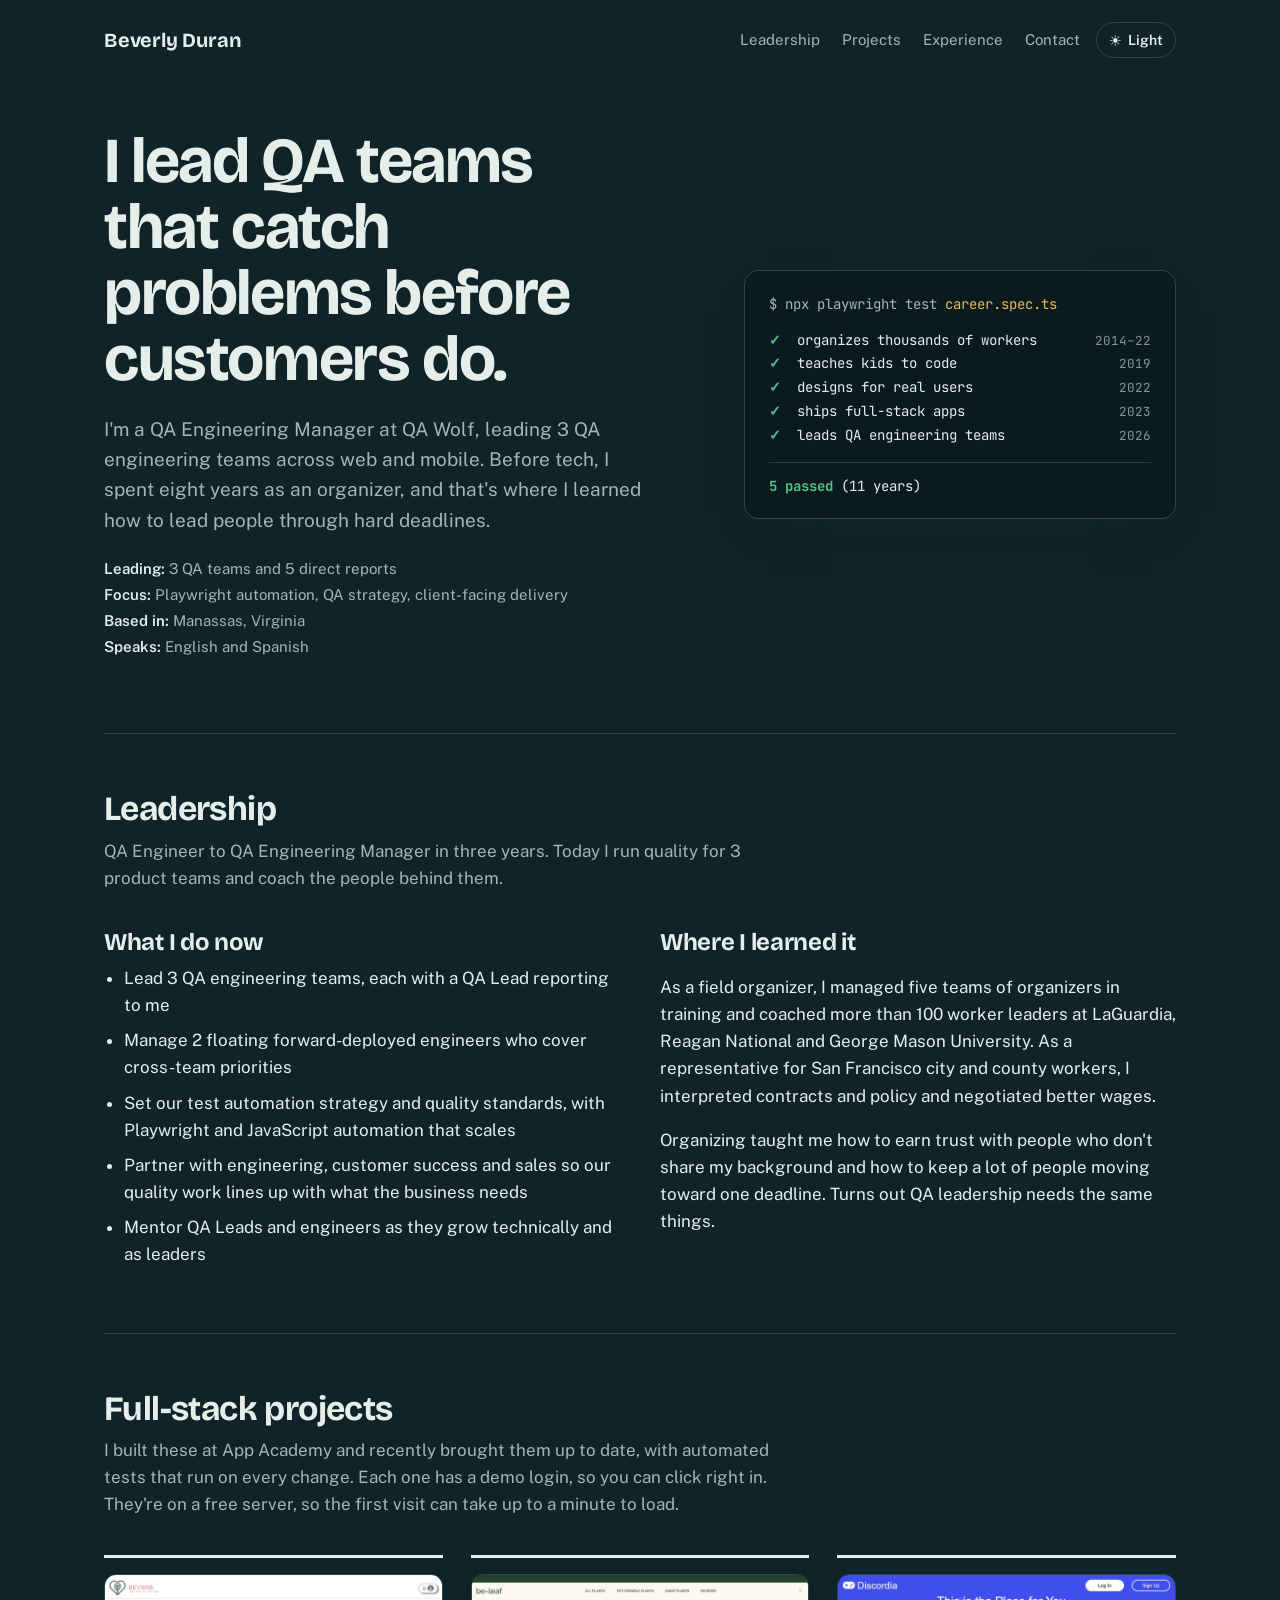
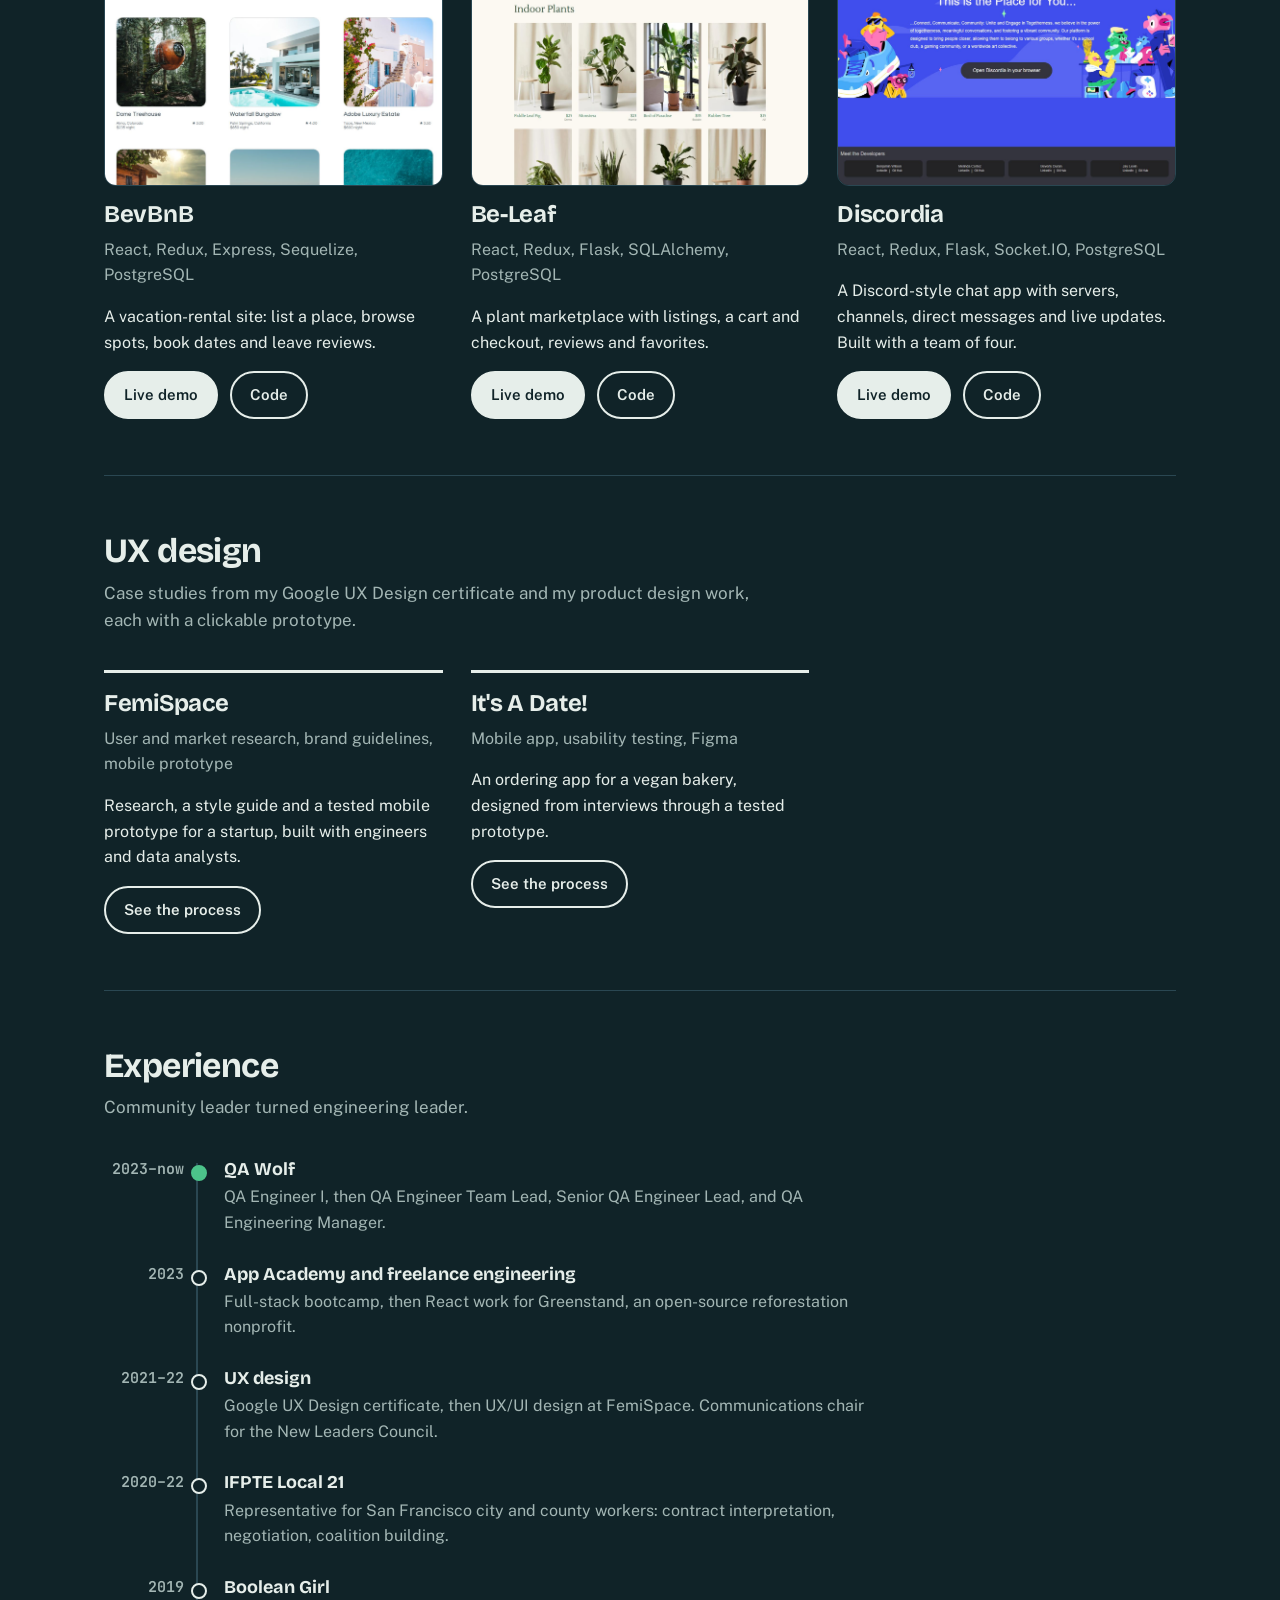
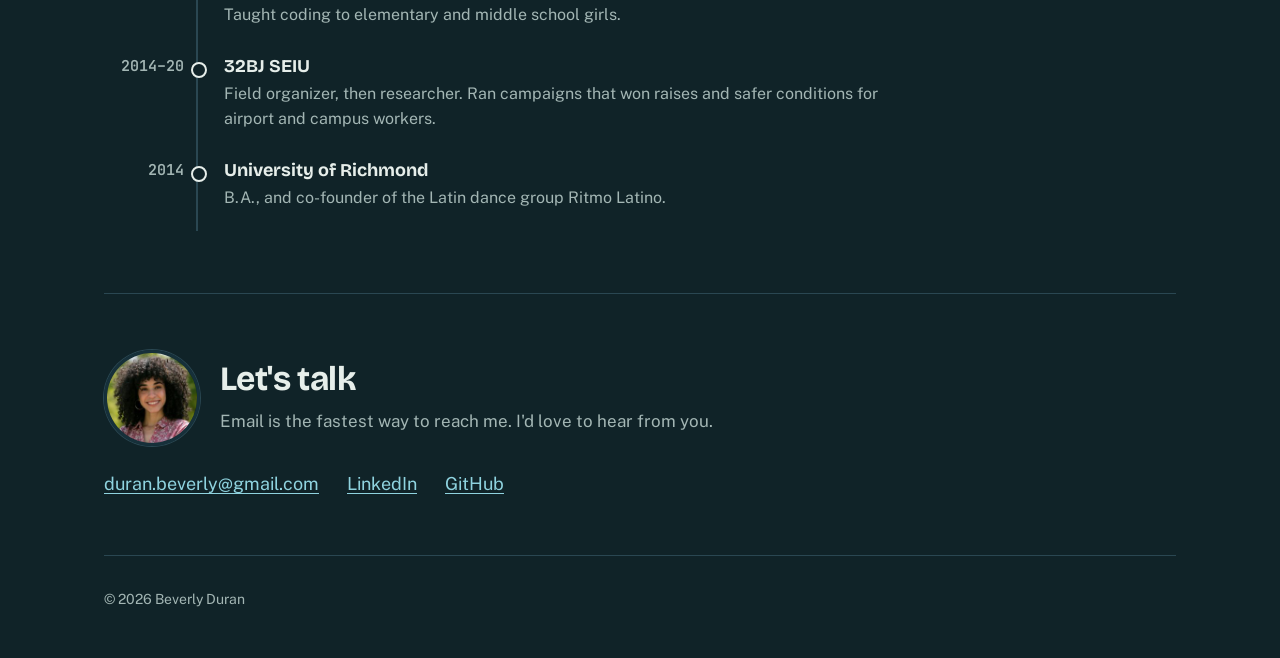
<file: index.html>
<!doctype html>
<html lang="en">
<head>
  <meta charset="utf-8">
  <meta name="viewport" content="width=device-width, initial-scale=1">
  <title>Beverly Duran | QA Engineering Manager &amp; Test Automation Leader</title>
  <meta name="description" content="QA Engineering Manager leading 3 QA engineering teams at QA Wolf. Playwright test automation, web and mobile quality, and 8 years of organizing behind how I lead.">
  <meta property="og:title" content="Beverly Duran | QA Engineering Manager &amp; Test Automation Leader">
  <meta property="og:description" content="QA Engineering Manager leading 3 QA engineering teams. Playwright automation, web and mobile quality, and an organizer's approach to leading people.">
  <meta property="og:image" content="https://www.beverlyduran.com/assets/img/bevbnb.jpg">
  <link rel="icon" href="assets/img/favicon.svg" type="image/svg+xml">
  <link rel="preconnect" href="https://fonts.googleapis.com">
  <link rel="preconnect" href="https://fonts.gstatic.com" crossorigin>
  <link href="https://fonts.googleapis.com/css2?family=Bricolage+Grotesque:opsz,wght@12..96,600;12..96,700&family=JetBrains+Mono:wght@400;600;700&family=Public+Sans:ital,wght@0,400;0,600;1,400&display=swap" rel="stylesheet">
  <link rel="stylesheet" href="assets/site.css">
  <script>(function(){var t='dark';try{t=localStorage.getItem('theme')||'dark'}catch(e){}document.documentElement.dataset.theme=t})();</script>
</head>
<body>
  <div class="wrap">
    <header class="top">
      <a class="name" href="index.html">Beverly Duran</a>
      <nav aria-label="Main">
        <a href="#leadership">Leadership</a>
        <a href="#work">Projects</a>
        <a href="#path">Experience</a>
        <a href="#contact">Contact</a>
      </nav>
      <button class="theme-toggle" type="button" id="theme" aria-label="Switch to light mode"><span class="ico" aria-hidden="true">☀</span><span class="lbl">Light</span></button>
    </header>

    <main>
      <div class="hero">
        <div>
          <h1>I lead QA teams that catch problems before customers do.</h1>
          <p class="lede">I'm a QA Engineering Manager at QA Wolf, leading 3 QA engineering teams across web and mobile. Before tech, I spent eight years as an organizer, and that's where I learned how to lead people through hard deadlines.</p>
          <ul class="facts">
            <li><b>Leading:</b> 3 QA teams and 5 direct reports</li>
            <li><b>Focus:</b> Playwright automation, QA strategy, client-facing delivery</li>
            <li><b>Based in:</b> Manassas, Virginia</li>
            <li><b>Speaks:</b> English and Spanish</li>
          </ul>
        </div>
        <div class="run" role="img" aria-label="A test run of Beverly's career: five checks passed over eleven years.">
          <p class="cmd" aria-hidden="true">$ npx playwright test <span>career.spec.ts</span></p>
          <ol aria-hidden="true">
            <li><span class="ok">✓</span><span>organizes thousands of workers</span><span class="t">2014–22</span></li>
            <li><span class="ok">✓</span><span>teaches kids to code</span><span class="t">2019</span></li>
            <li><span class="ok">✓</span><span>designs for real users</span><span class="t">2022</span></li>
            <li><span class="ok">✓</span><span>ships full-stack apps</span><span class="t">2023</span></li>
            <li><span class="ok">✓</span><span>leads QA engineering teams</span><span class="t">2026</span></li>
          </ol>
          <p class="sum" aria-hidden="true"><span class="pass">5 passed</span> (11 years)</p>
        </div>
      </div>

      <section id="leadership" aria-labelledby="lead-h">
        <h2 id="lead-h">Leadership</h2>
        <p class="section-intro">QA Engineer to QA Engineering Manager in three years. Today I run quality for 3 product teams and coach the people behind them.</p>
        <div class="lead-grid">
          <div>
            <h3>What I do now</h3>
            <ul>
              <li>Lead 3 QA engineering teams, each with a QA Lead reporting to me</li>
              <li>Manage 2 floating forward-deployed engineers who cover cross-team priorities</li>
              <li>Set our test automation strategy and quality standards, with Playwright and JavaScript automation that scales</li>
              <li>Partner with engineering, customer success and sales so our quality work lines up with what the business needs</li>
              <li>Mentor QA Leads and engineers as they grow technically and as leaders</li>
            </ul>
          </div>
          <div>
            <h3>Where I learned it</h3>
            <p>As a field organizer, I managed five teams of organizers in training and coached more than 100 worker leaders at LaGuardia, Reagan National and George Mason University. As a representative for San Francisco city and county workers, I interpreted contracts and policy and negotiated better wages.</p>
            <p>Organizing taught me how to earn trust with people who don't share my background and how to keep a lot of people moving toward one deadline. Turns out QA leadership needs the same things.</p>
          </div>
        </div>
      </section>

      <section id="work" aria-labelledby="fs-h">
        <h2 id="fs-h">Full-stack projects</h2>
        <p class="section-intro">I built these at App Academy and recently brought them up to date, with automated tests that run on every change. Each one has a demo login, so you can click right in. They're on a free server, so the first visit can take up to a minute to load.</p>
        <div class="list">
          <article>
            <div class="shot"><img src="assets/img/bevbnb.jpg" alt="BevBnB home page: a grid of vacation rentals with photos, ratings and nightly prices." width="1400" height="875" loading="lazy"></div>
            <h3>BevBnB</h3>
            <p class="stack">React, Redux, Express, Sequelize, PostgreSQL</p>
            <p>A vacation-rental site: list a place, browse spots, book dates and leave reviews.</p>
            <div class="actions"><a class="btn" href="https://bevbnb-la31.onrender.com/">Live demo</a><a class="btn ghost" href="https://github.com/duranbeverly/BevBNB-Project">Code</a></div>
          </article>
          <article>
            <div class="shot"><img src="assets/img/beleaf.jpg" alt="Be-Leaf's plant shop: a grid of houseplants with names and prices." width="1400" height="875" loading="lazy"></div>
            <h3>Be-Leaf</h3>
            <p class="stack">React, Redux, Flask, SQLAlchemy, PostgreSQL</p>
            <p>A plant marketplace with listings, a cart and checkout, reviews and favorites.</p>
            <div class="actions"><a class="btn" href="https://be-leaf.onrender.com/">Live demo</a><a class="btn ghost" href="https://github.com/duranbeverly/be-leaf">Code</a></div>
          </article>
          <article>
            <div class="shot"><img src="assets/img/discordia.jpg" alt="Discordia's landing page with a Log In button and the four developers credited at the bottom." width="1400" height="875" loading="lazy"></div>
            <h3>Discordia</h3>
            <p class="stack">React, Redux, Flask, Socket.IO, PostgreSQL</p>
            <p>A Discord-style chat app with servers, channels, direct messages and live updates. Built with a team of four.</p>
            <div class="actions"><a class="btn" href="https://discordia-nmgn.onrender.com/">Live demo</a><a class="btn ghost" href="https://github.com/duranbeverly/Discord-Clone">Code</a></div>
          </article>
        </div>
      </section>

      <section aria-labelledby="ux-h">
        <h2 id="ux-h">UX design</h2>
        <p class="section-intro">Case studies from my Google UX Design certificate and my product design work, each with a clickable prototype.</p>
        <div class="list">
          <article>
            <h3>FemiSpace</h3>
            <p class="stack">User and market research, brand guidelines, mobile prototype</p>
            <p>Research, a style guide and a tested mobile prototype for a startup, built with engineers and data analysts.</p>
            <div class="actions"><a class="btn ghost" href="femispace.html">See the process</a></div>
          </article>
          <article>
            <h3>It's A Date!</h3>
            <p class="stack">Mobile app, usability testing, Figma</p>
            <p>An ordering app for a vegan bakery, designed from interviews through a tested prototype.</p>
            <div class="actions"><a class="btn ghost" href="itsadate.html">See the process</a></div>
          </article>
        </div>
      </section>

      <section id="path" aria-labelledby="path-h">
        <h2 id="path-h">Experience</h2>
        <p class="section-intro">Community leader turned engineering leader.</p>
        <ol class="path">
          <li class="now"><span class="yr">2023–now</span><div><h4>QA Wolf</h4><p>QA Engineer I, then QA Engineer Team Lead, Senior QA Engineer Lead, and QA Engineering Manager.</p></div></li>
          <li><span class="yr">2023</span><div><h4>App Academy and freelance engineering</h4><p>Full-stack bootcamp, then React work for Greenstand, an open-source reforestation nonprofit.</p></div></li>
          <li><span class="yr">2021–22</span><div><h4>UX design</h4><p>Google UX Design certificate, then UX/UI design at FemiSpace. Communications chair for the New Leaders Council.</p></div></li>
          <li><span class="yr">2020–22</span><div><h4>IFPTE Local 21</h4><p>Representative for San Francisco city and county workers: contract interpretation, negotiation, coalition building.</p></div></li>
          <li><span class="yr">2019</span><div><h4>Boolean Girl</h4><p>Taught coding to elementary and middle school girls.</p></div></li>
          <li><span class="yr">2014–20</span><div><h4>32BJ SEIU</h4><p>Field organizer, then researcher. Ran campaigns that won raises and safer conditions for airport and campus workers.</p></div></li>
          <li><span class="yr">2014</span><div><h4>University of Richmond</h4><p>B.A., and co-founder of the Latin dance group Ritmo Latino.</p></div></li>
        </ol>
      </section>

      <section id="contact" aria-labelledby="contact-h">
        <div class="hello">
          <img class="hello-photo" src="assets/img/headshot.jpg" alt="Beverly Duran" width="96" height="96" loading="lazy" onerror="this.remove()">
          <div>
            <h2 id="contact-h">Let's talk</h2>
            <p class="section-intro">Email is the fastest way to reach me. I'd love to hear from you.</p>
          </div>
        </div>
        <div class="contact">
          <a href="mailto:duran.beverly@gmail.com">duran.beverly@gmail.com</a>
          <a href="https://www.linkedin.com/in/beverly-duran/">LinkedIn</a>
          <a href="https://github.com/duranbeverly">GitHub</a>
        </div>
      </section>
    </main>

    <footer>
      <span>© 2026 Beverly Duran</span>
      
    </footer>
  </div>
  <script src="assets/site.js"></script>
</body>
</html>
</file>
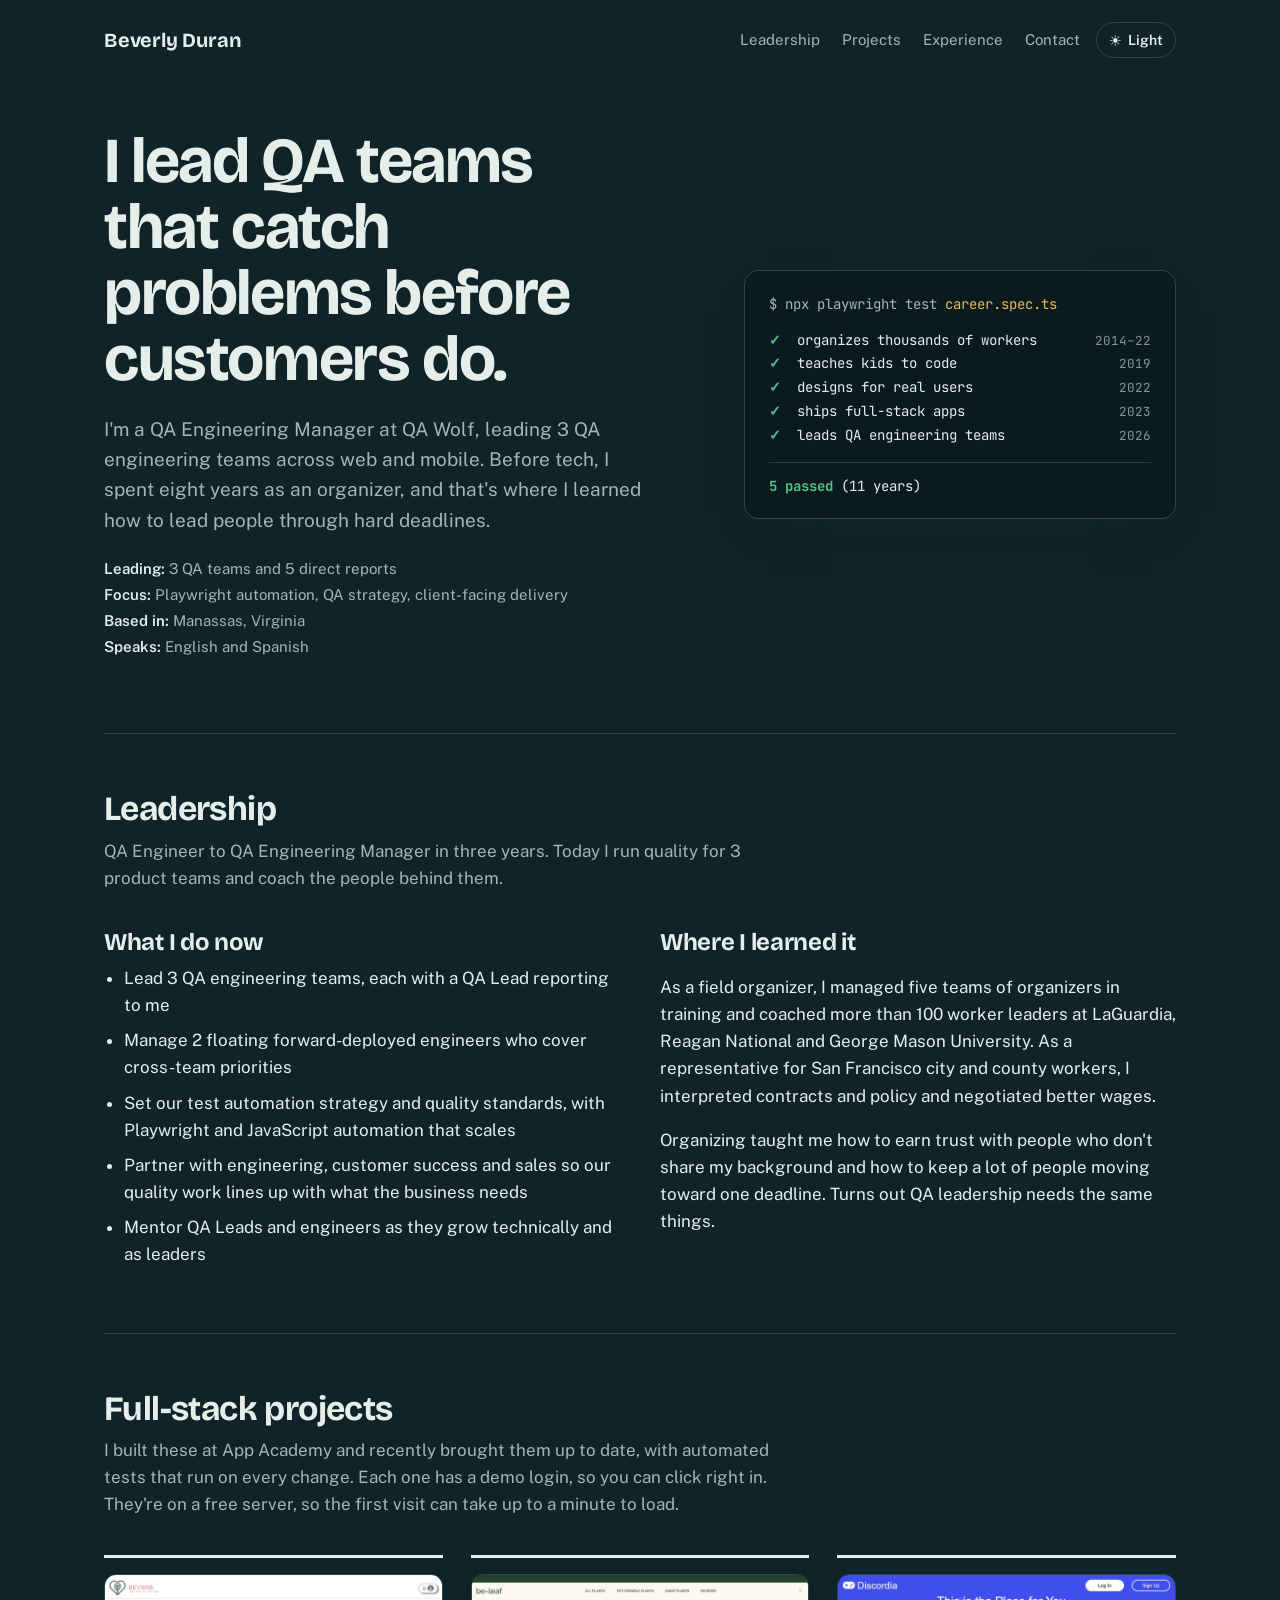
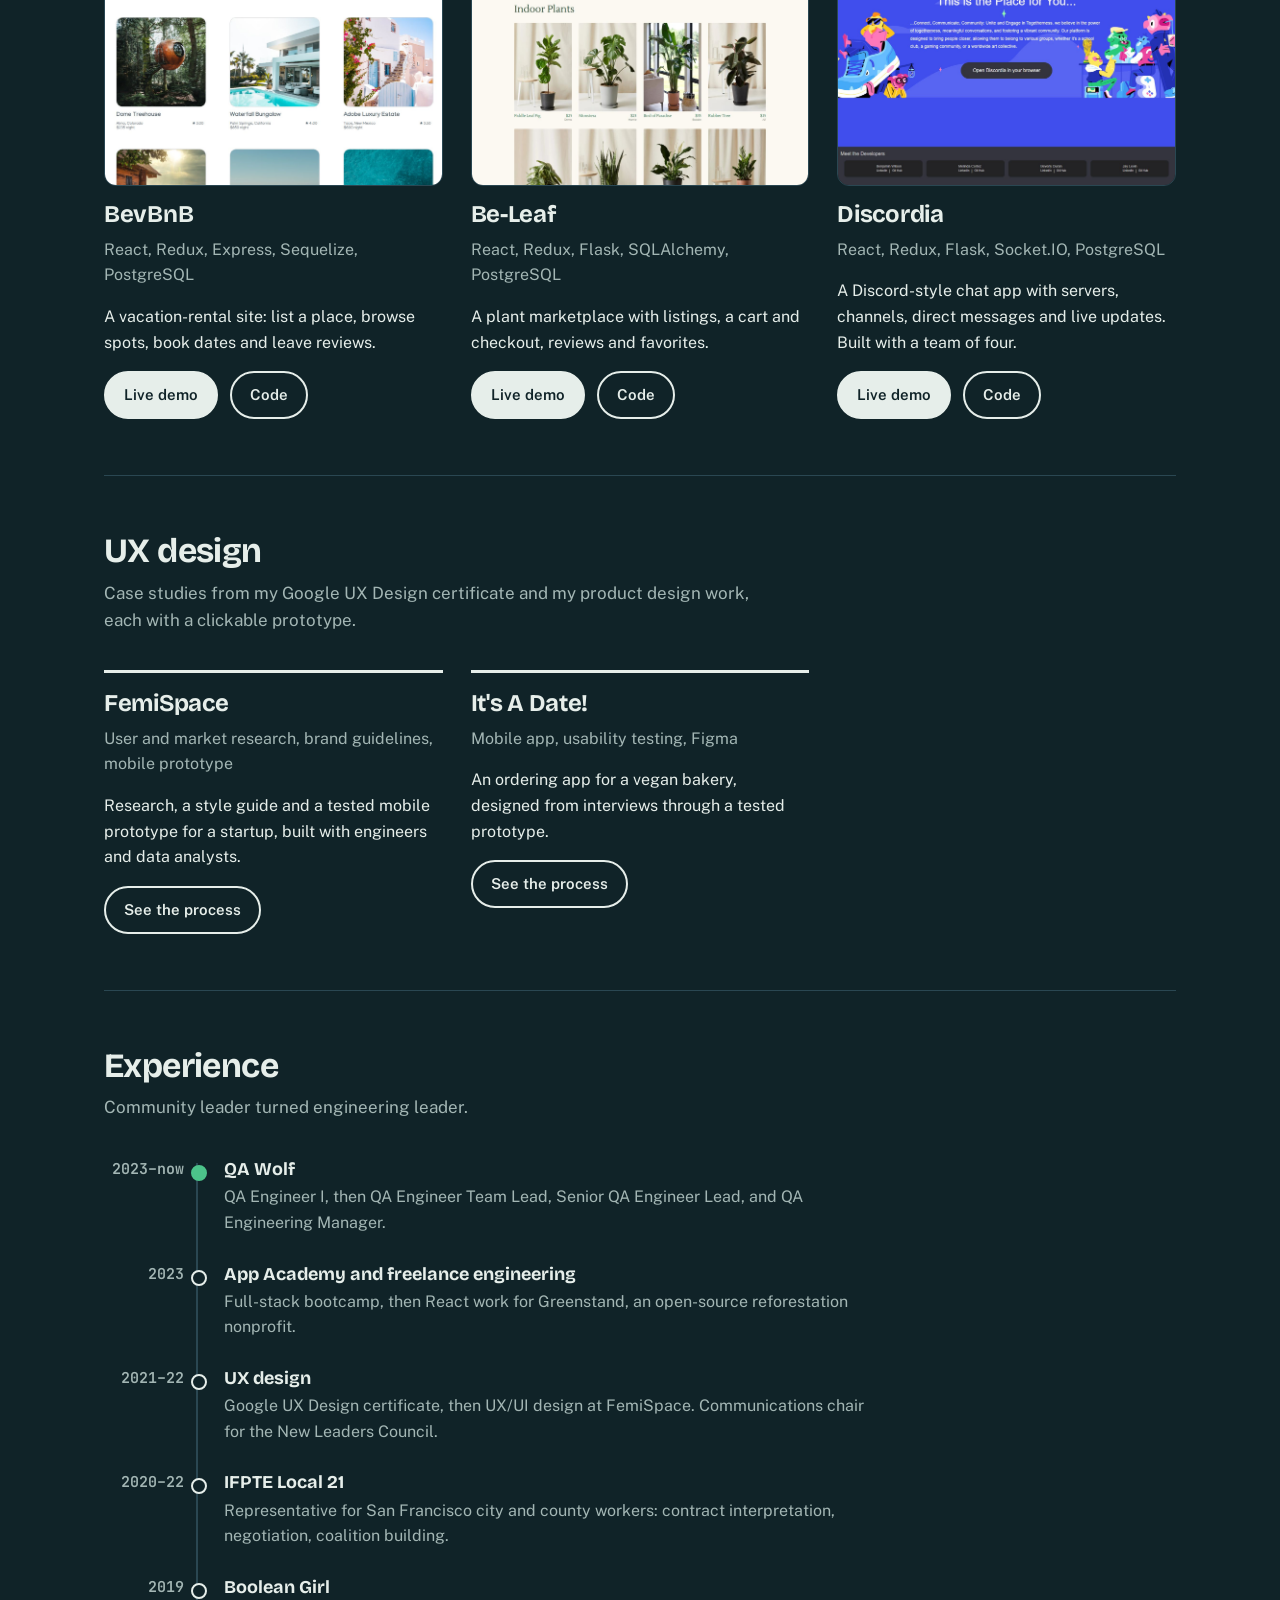
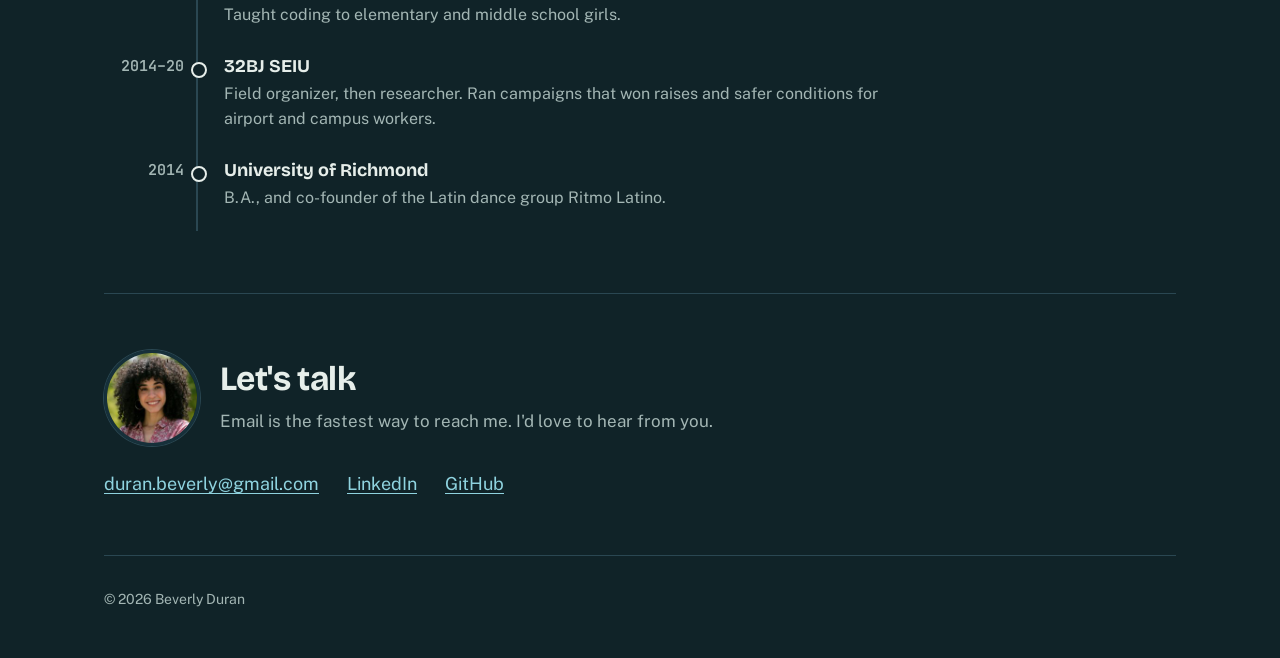
<file: about-me.html>
<!doctype html>
<html lang="en"><head><meta charset="utf-8"><title>Beverly Duran</title>
<meta http-equiv="refresh" content="0; url=/#path"><link rel="canonical" href="https://www.beverlyduran.com/#path">
<script>location.replace("/#path")</script></head>
<body><p>This page moved. <a href="/#path">Go to beverlyduran.com</a>.</p></body></html>
</file>
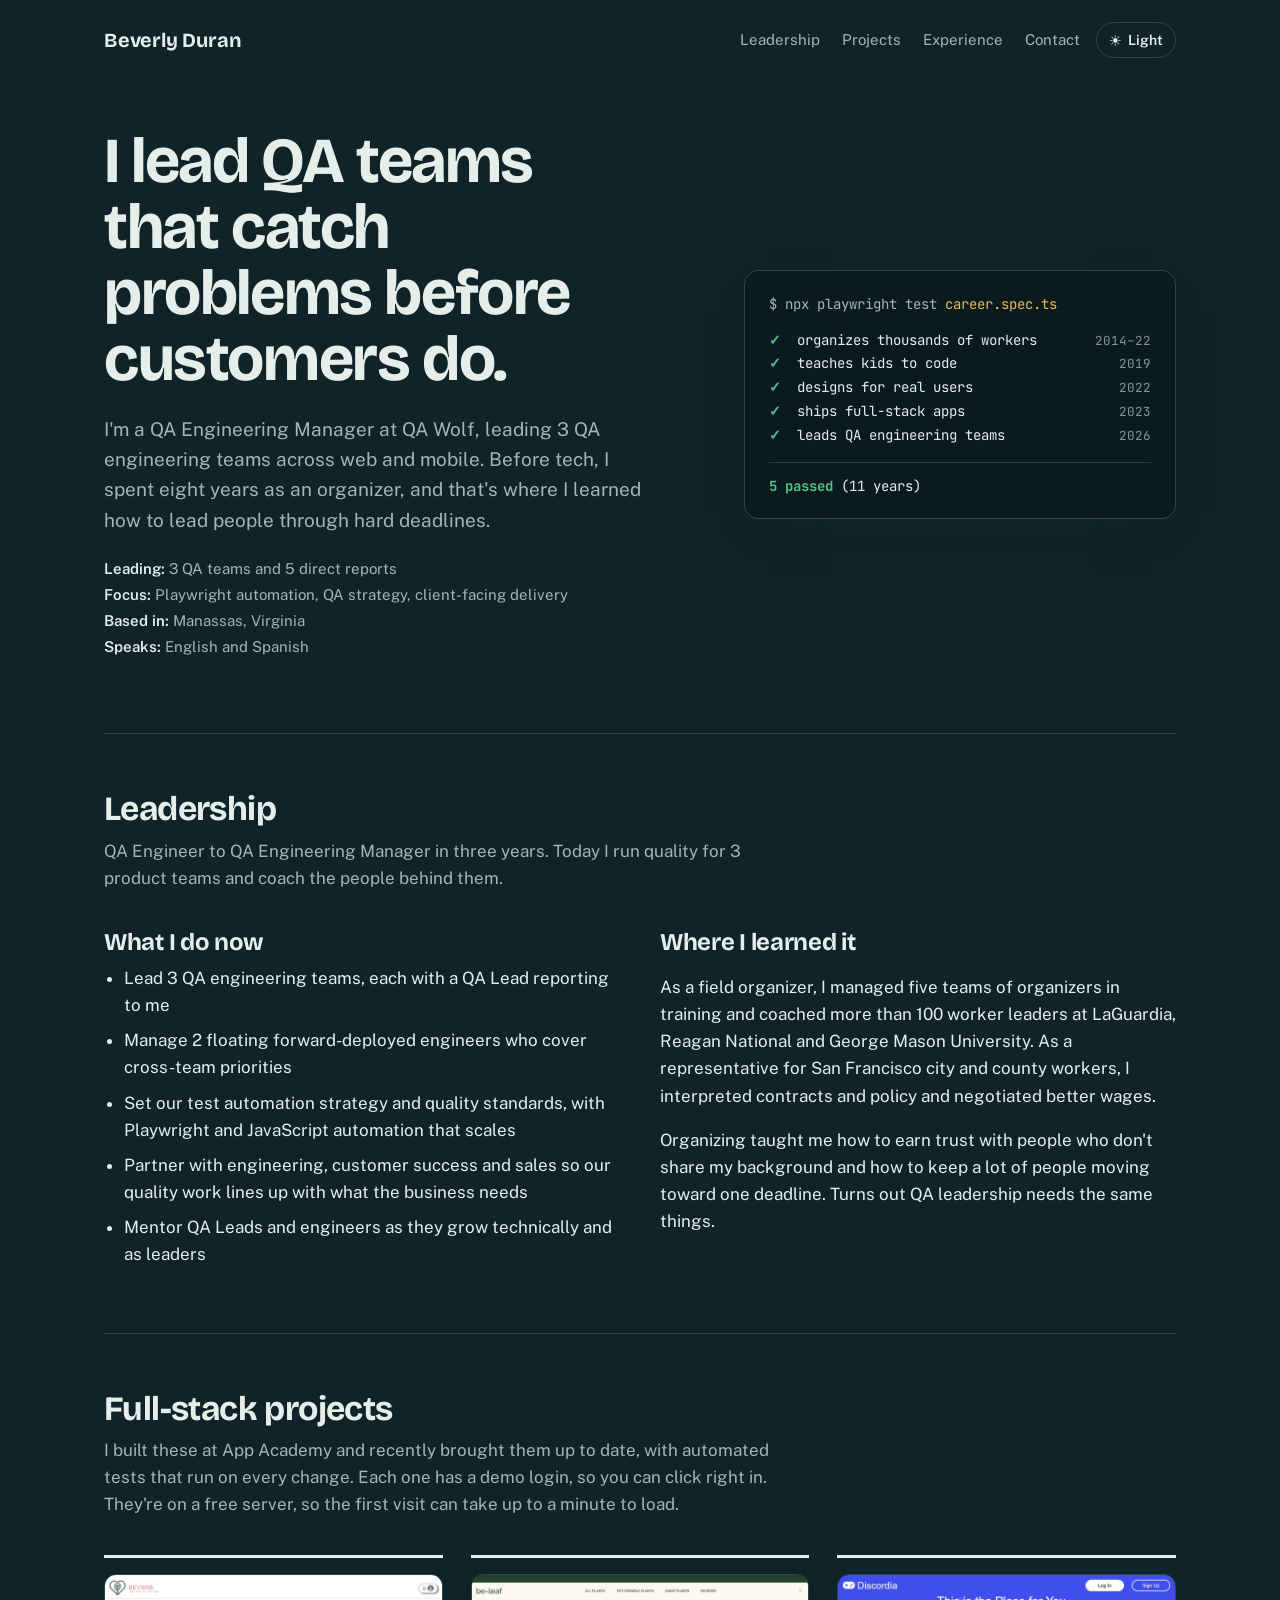
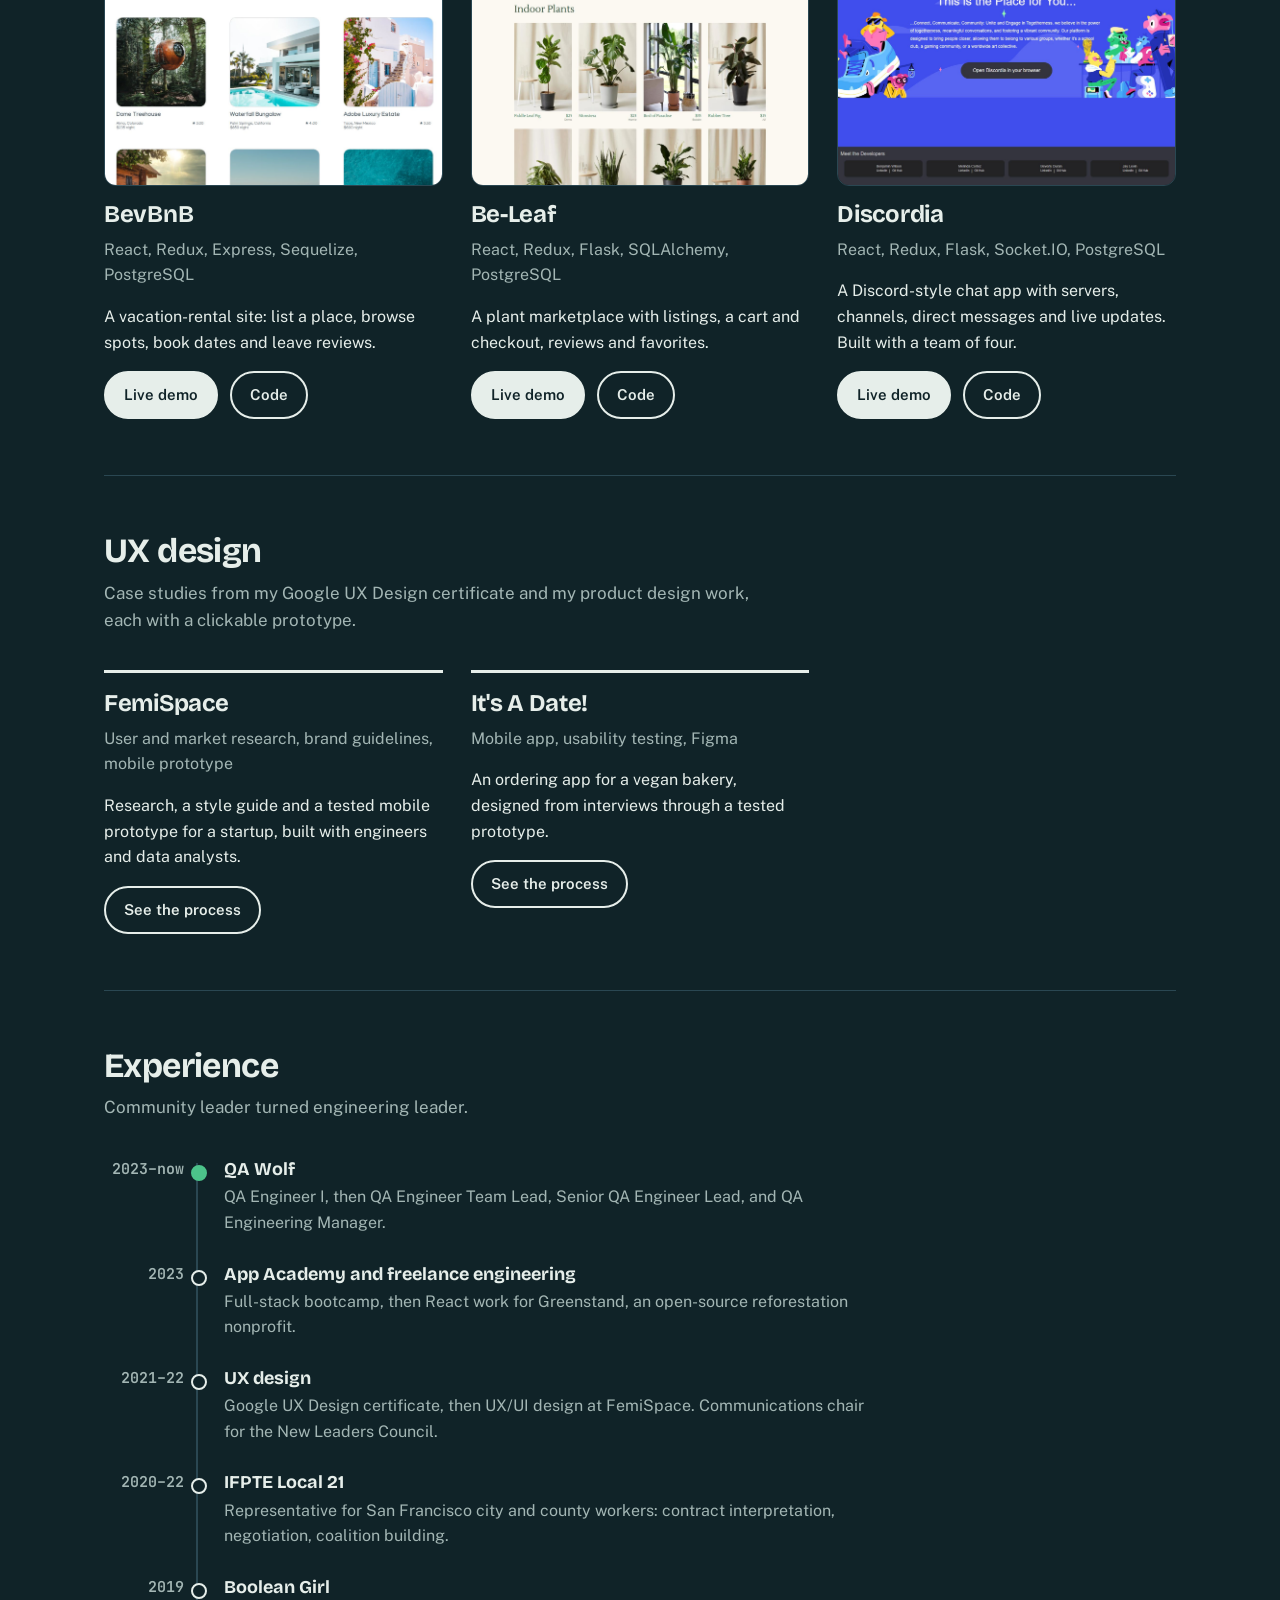
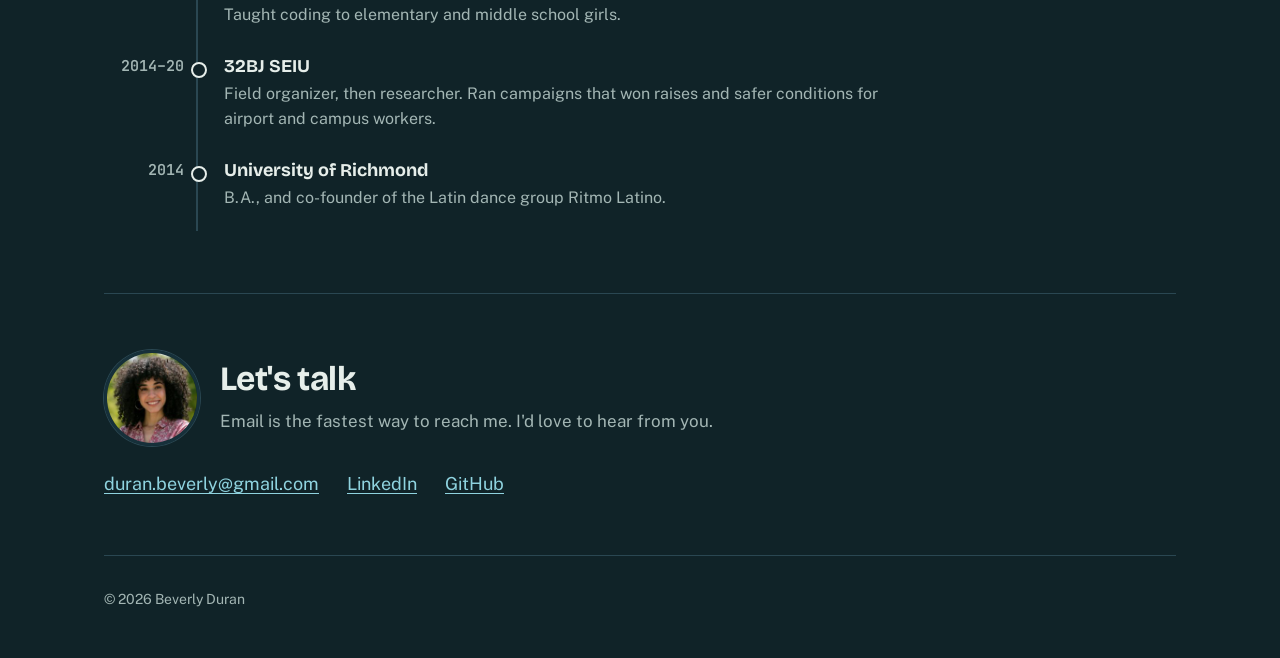
<file: cart.html>
<!doctype html>
<html lang="en"><head><meta charset="utf-8"><title>Beverly Duran</title>
<meta http-equiv="refresh" content="0; url=/"><link rel="canonical" href="https://www.beverlyduran.com/">
<script>location.replace("/")</script></head>
<body><p>This page moved. <a href="/">Go to beverlyduran.com</a>.</p></body></html>
</file>
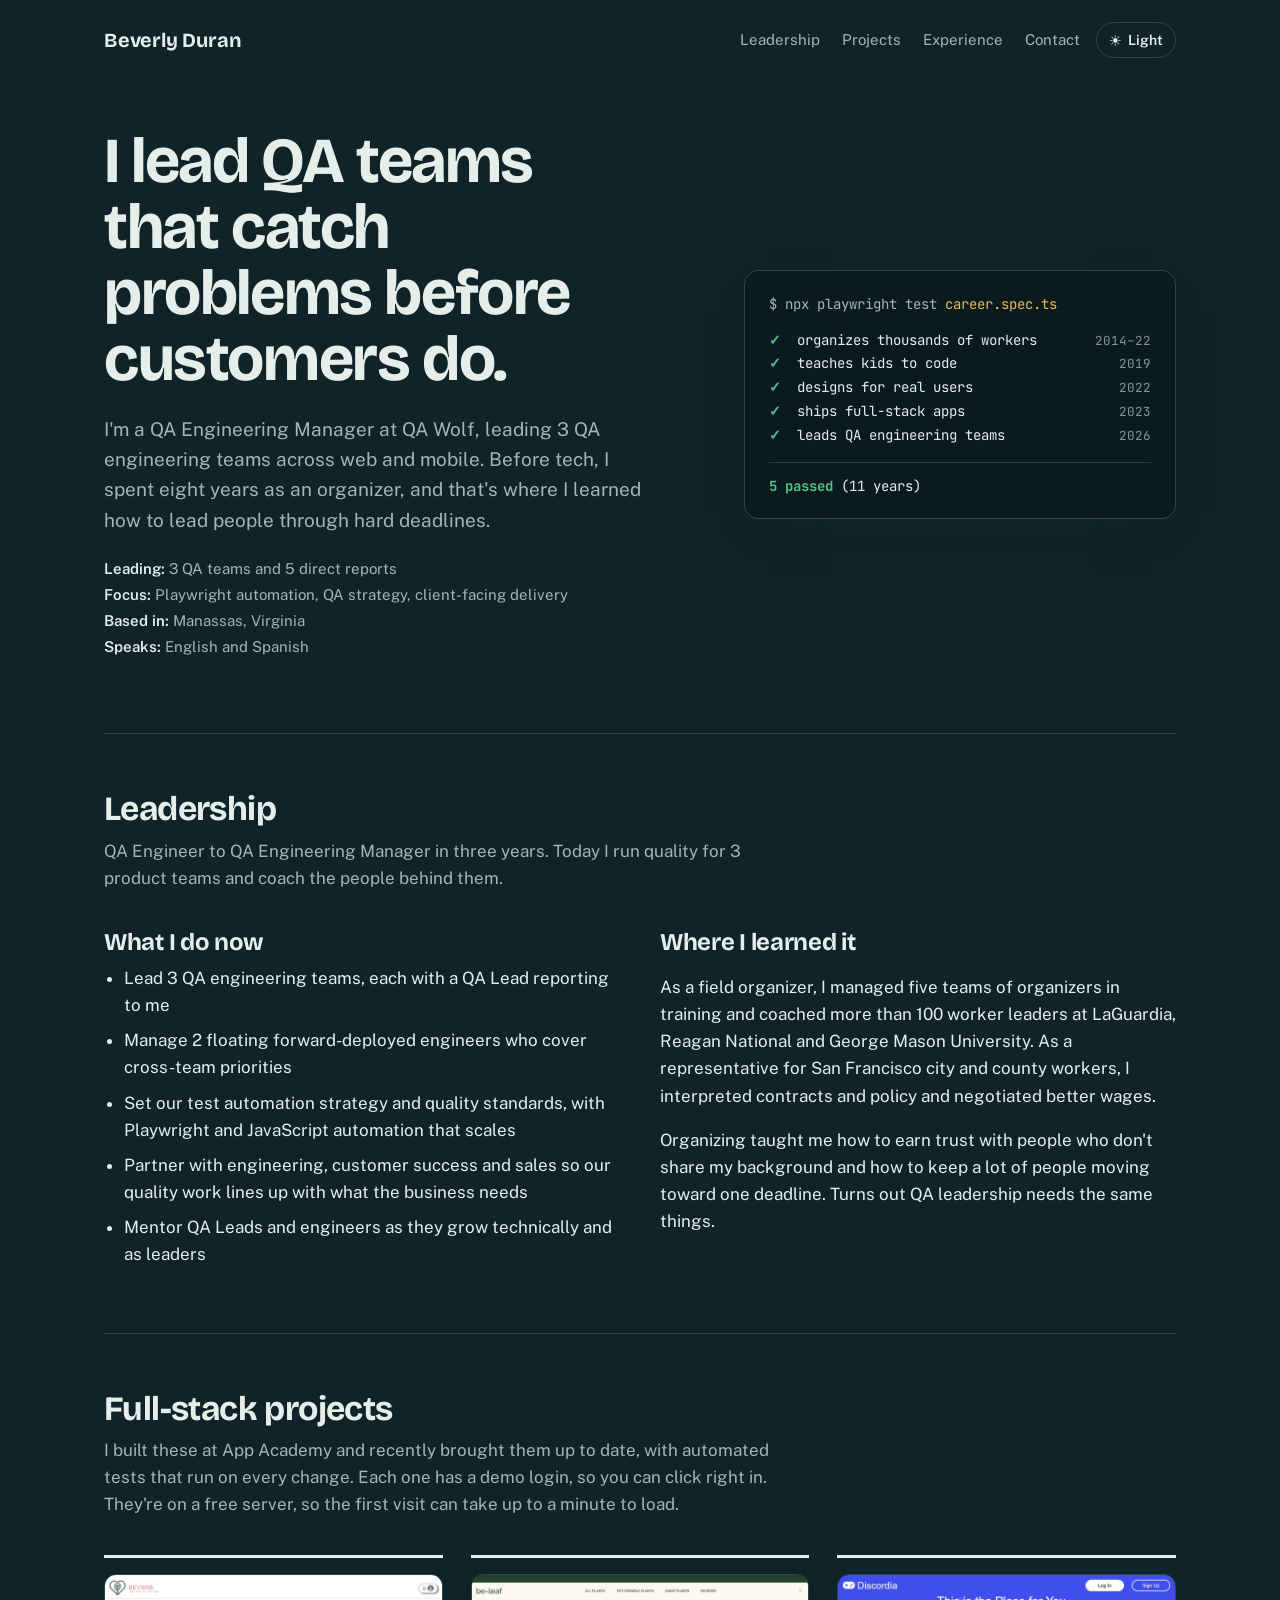
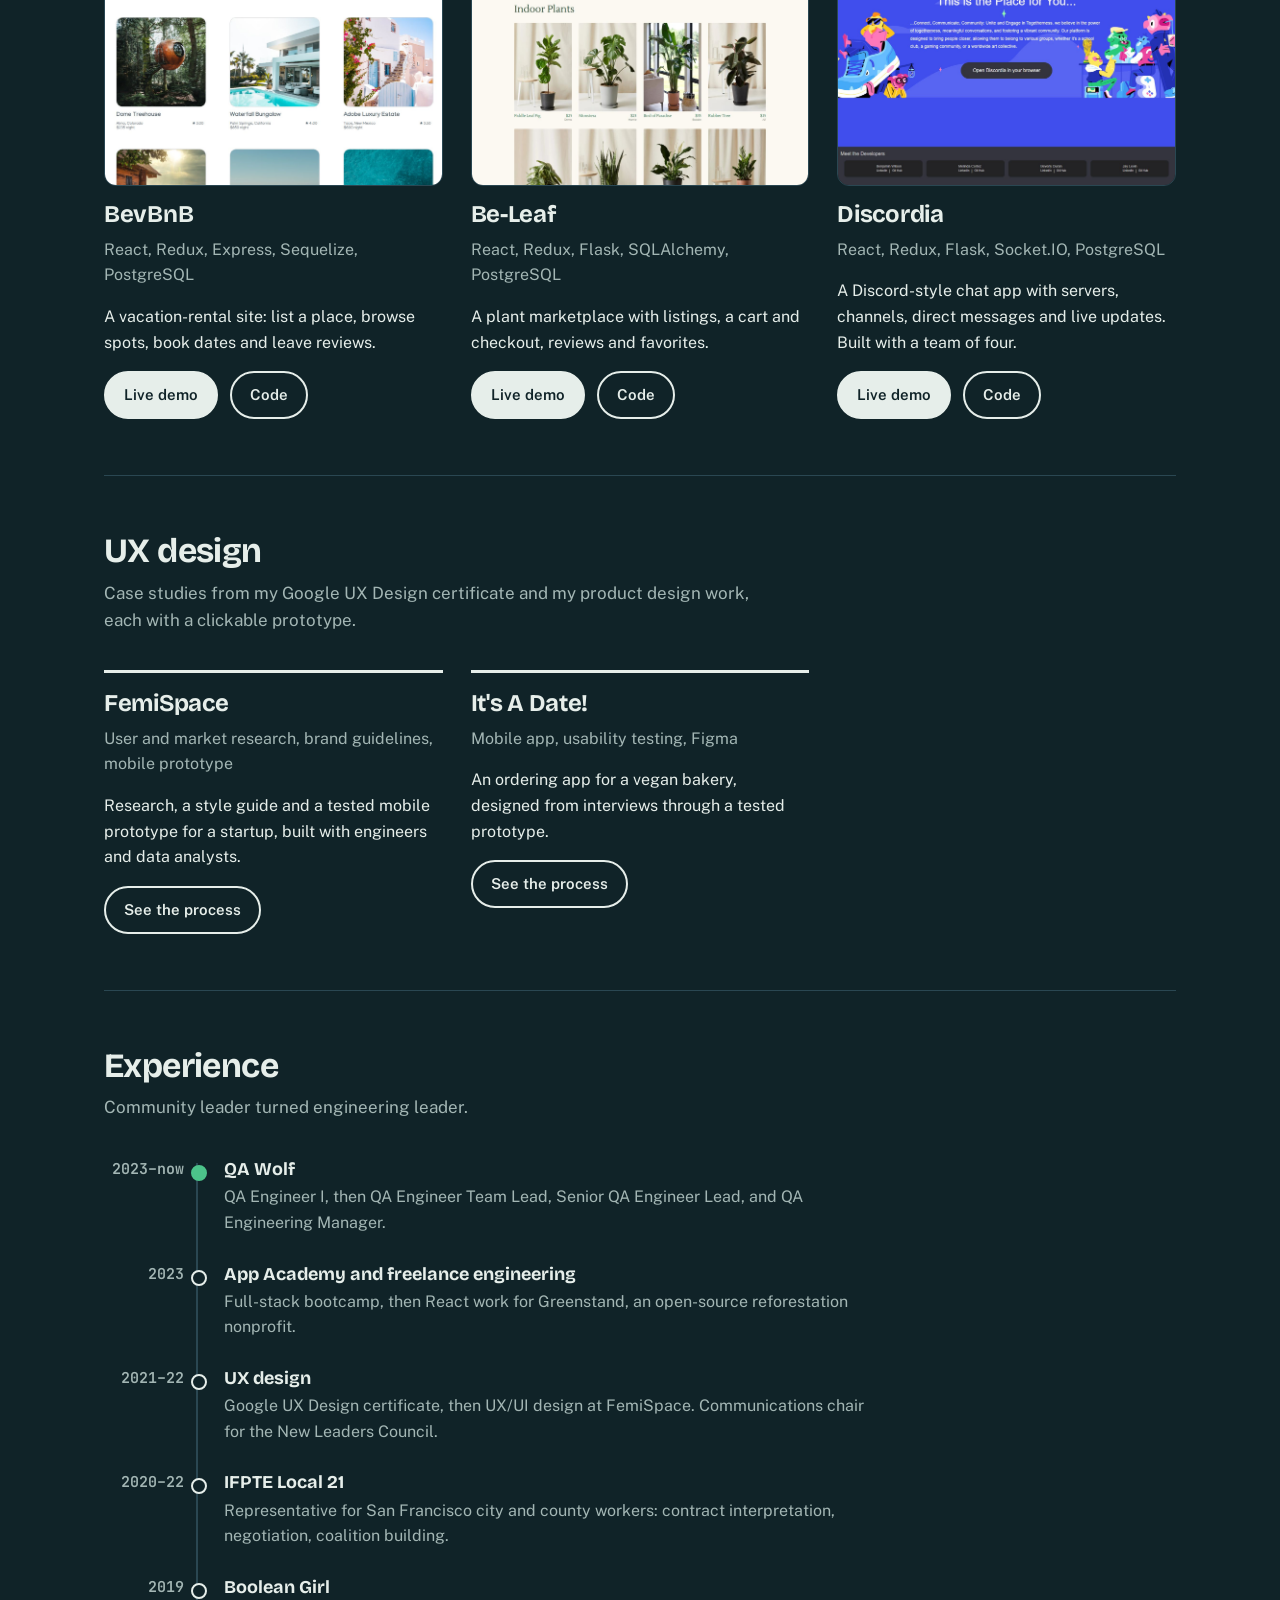
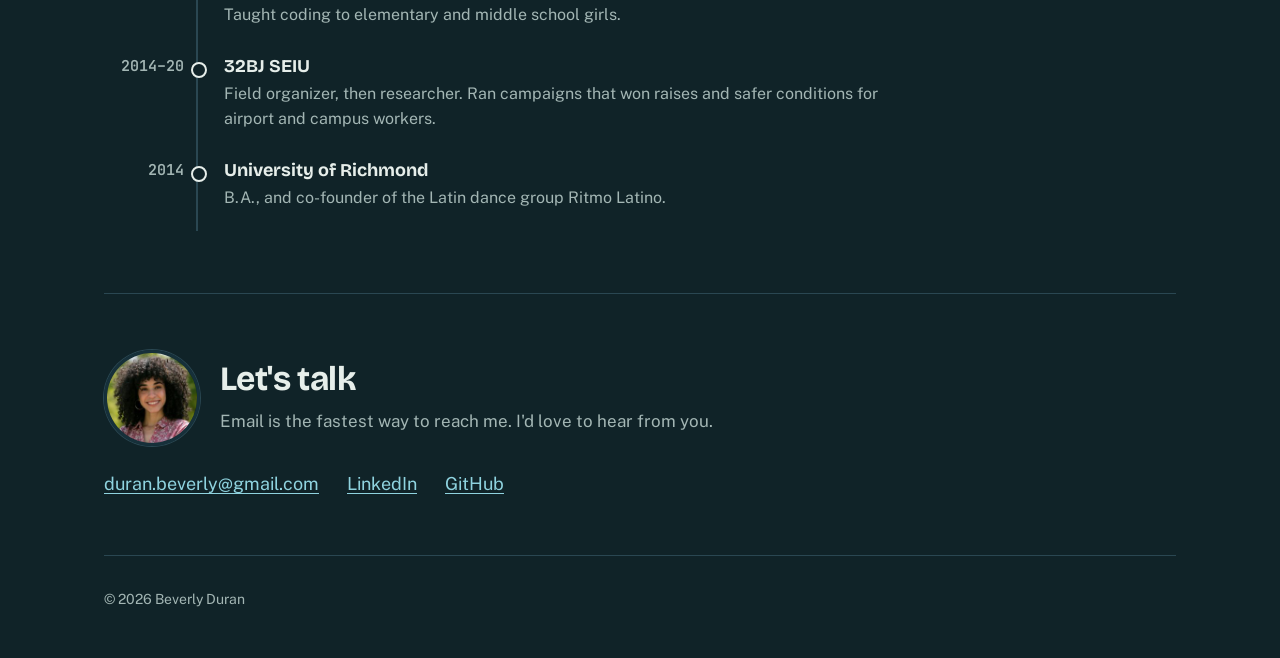
<file: contact-me.html>
<!doctype html>
<html lang="en"><head><meta charset="utf-8"><title>Beverly Duran</title>
<meta http-equiv="refresh" content="0; url=/#contact"><link rel="canonical" href="https://www.beverlyduran.com/#contact">
<script>location.replace("/#contact")</script></head>
<body><p>This page moved. <a href="/#contact">Go to beverlyduran.com</a>.</p></body></html>
</file>
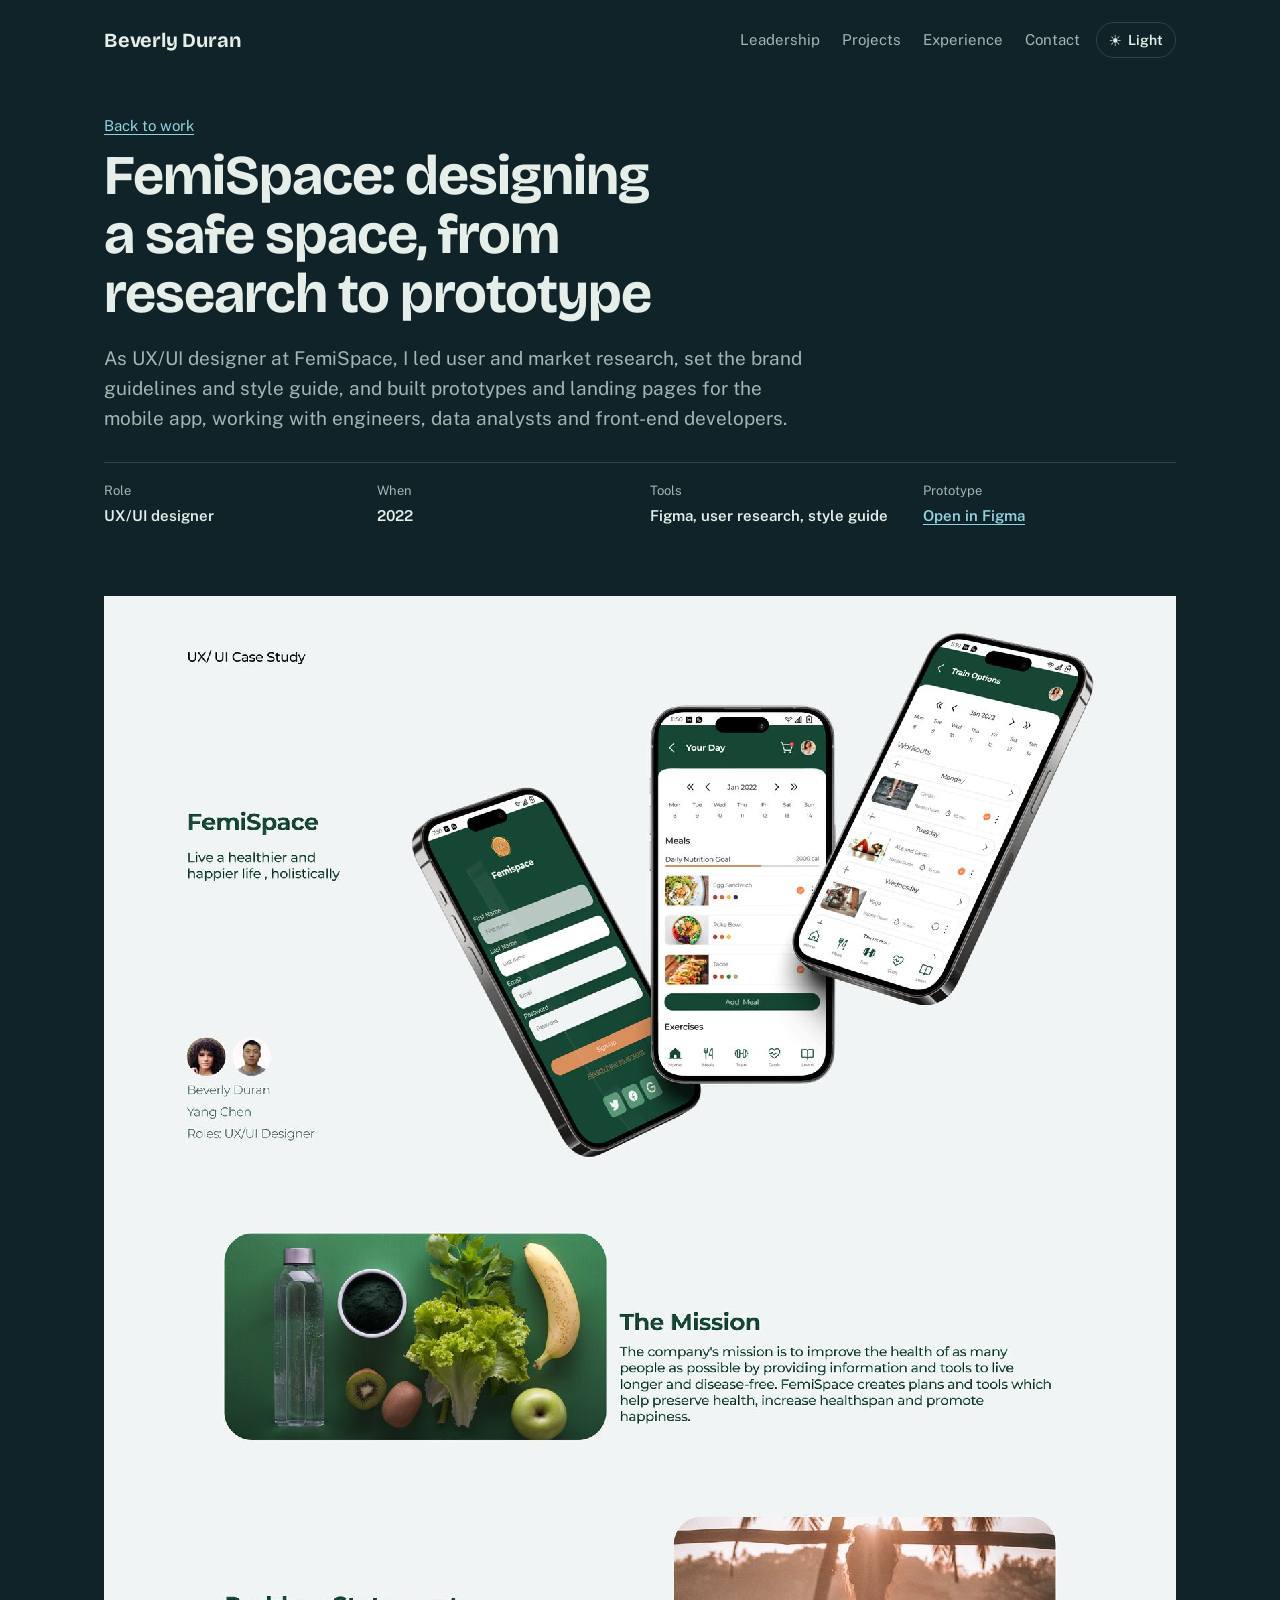
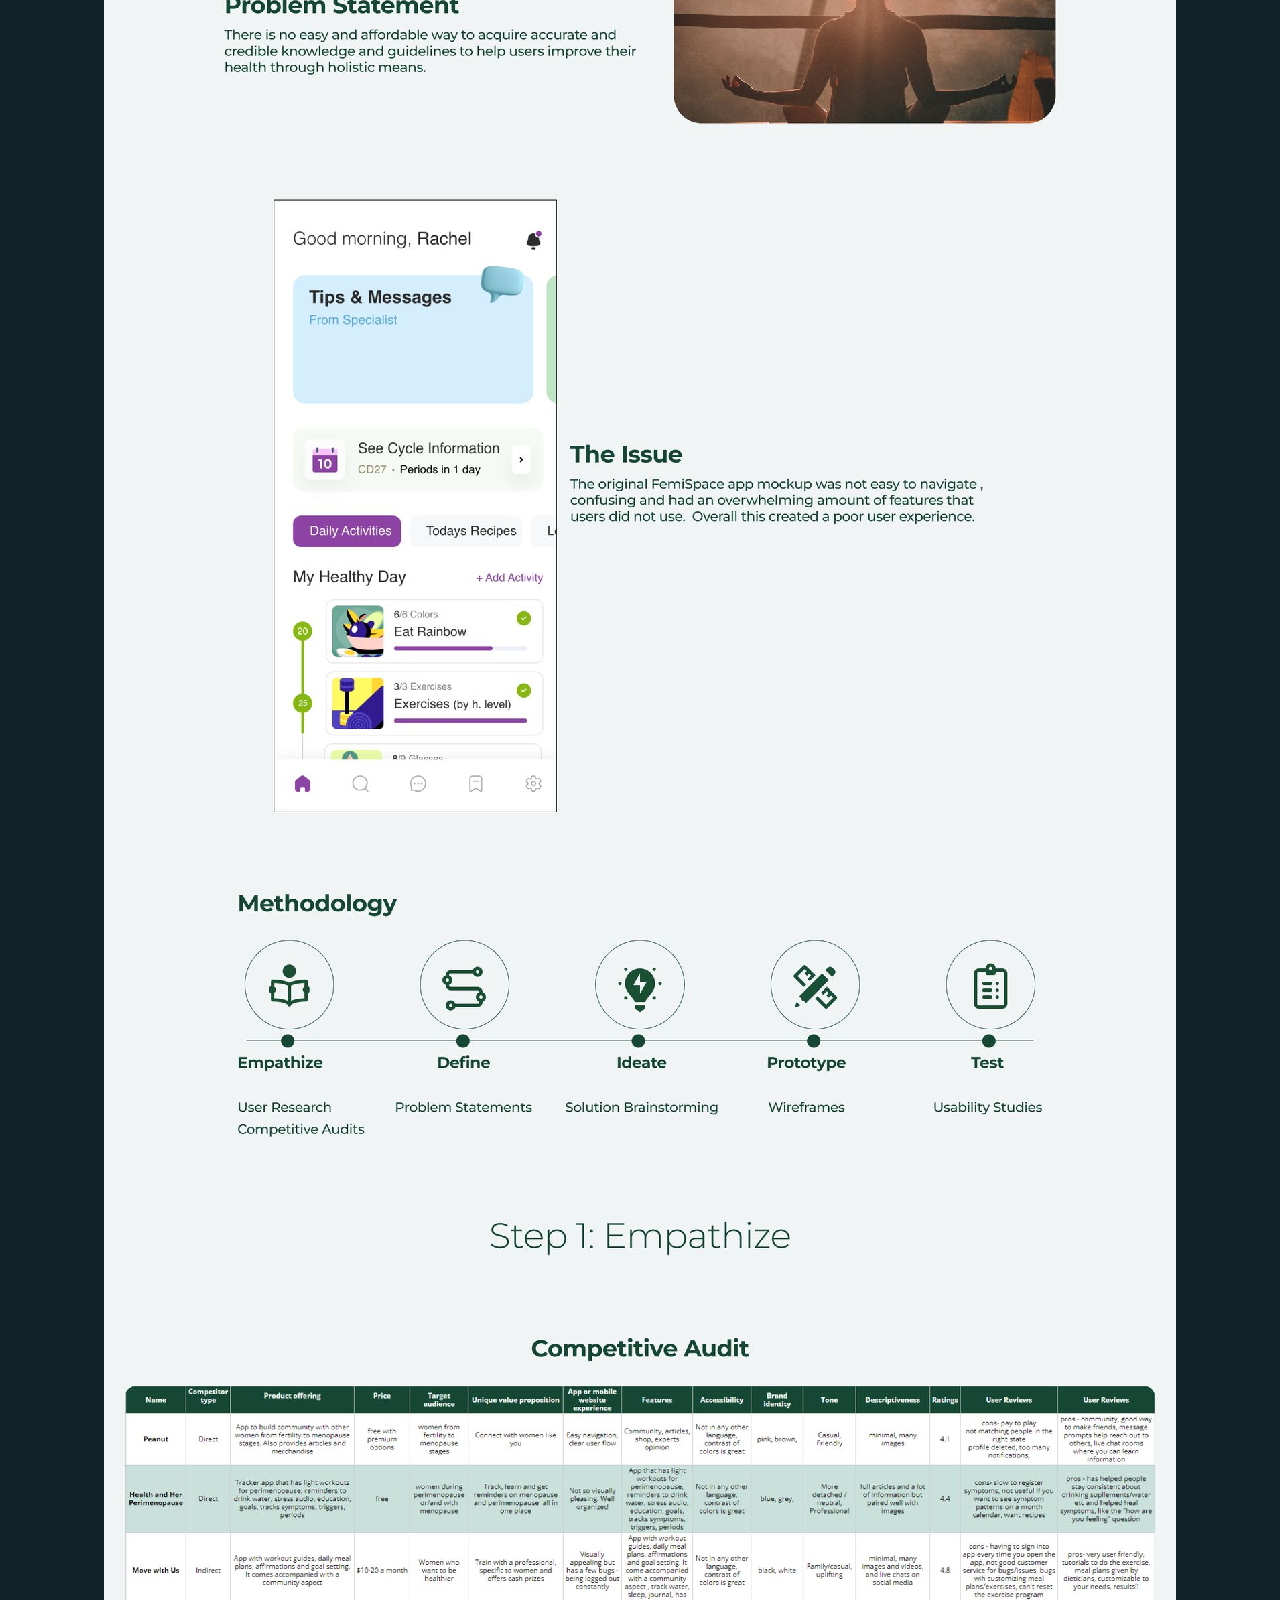
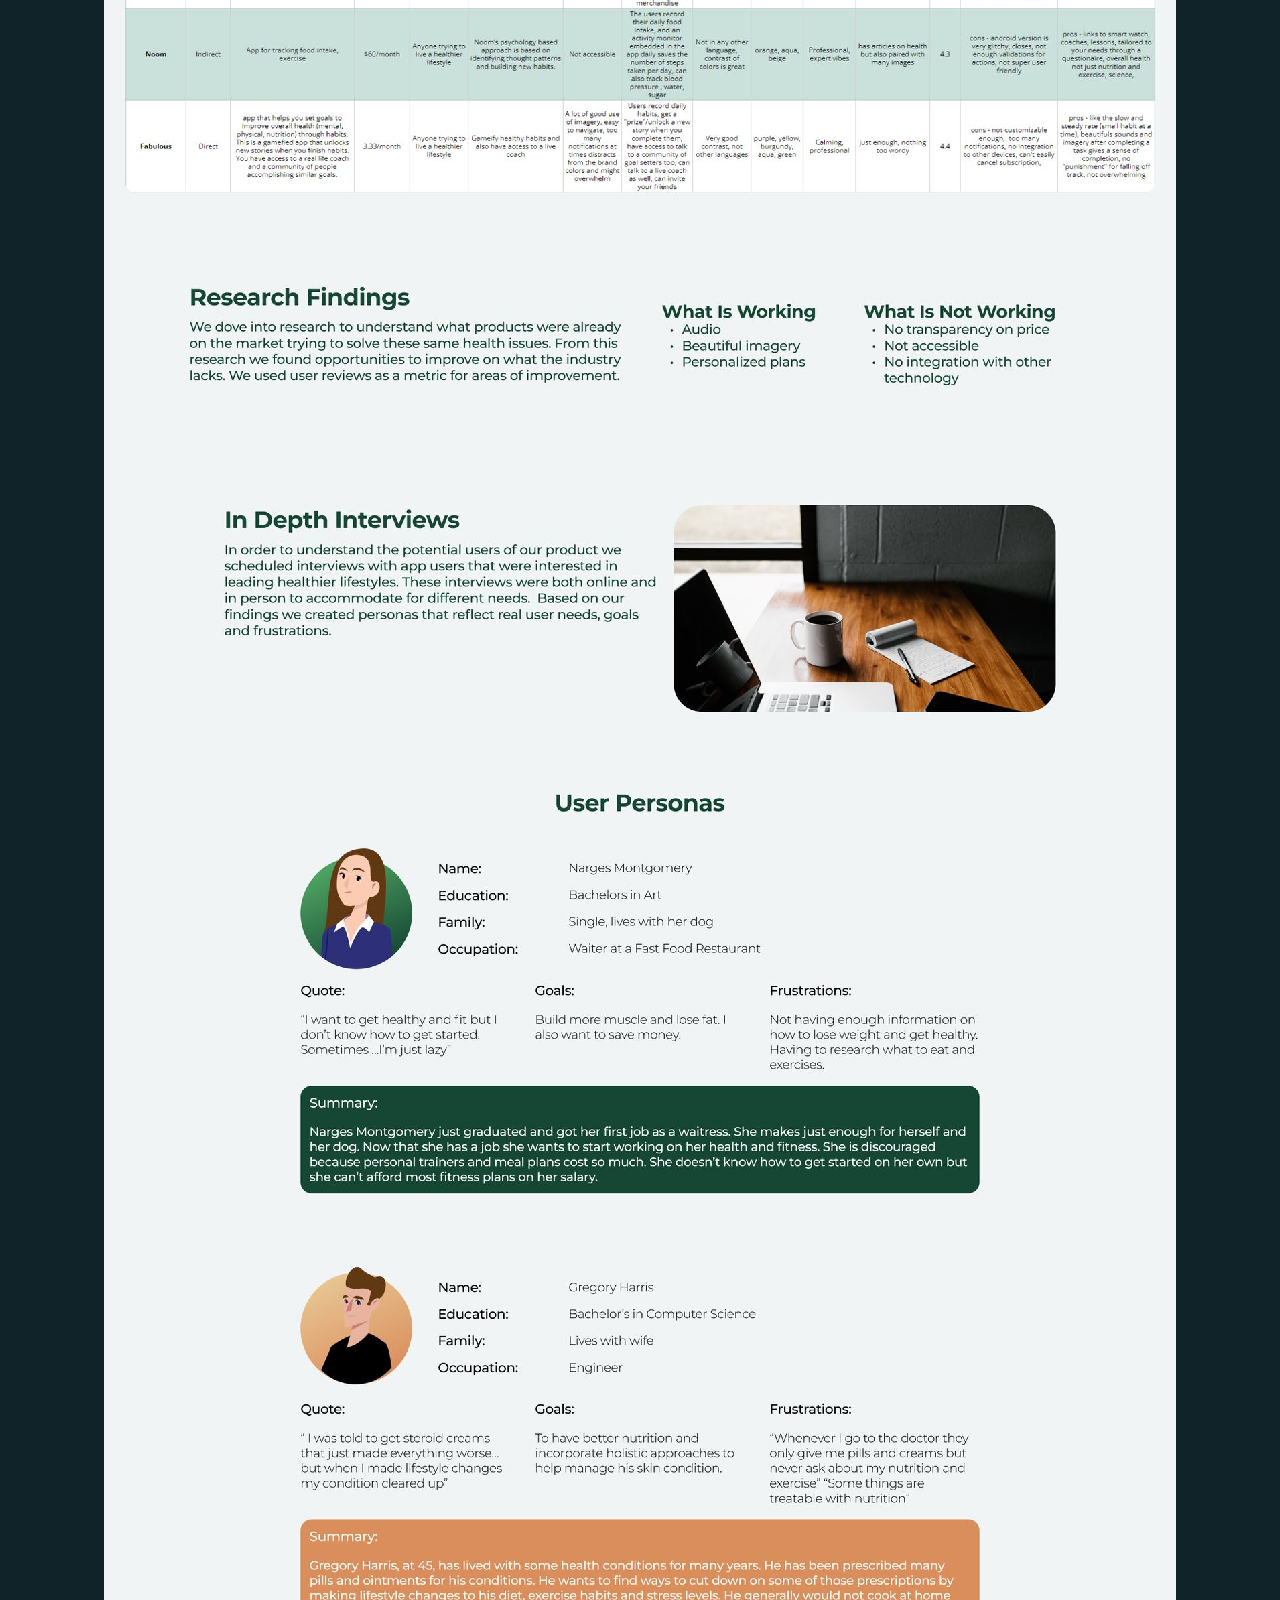
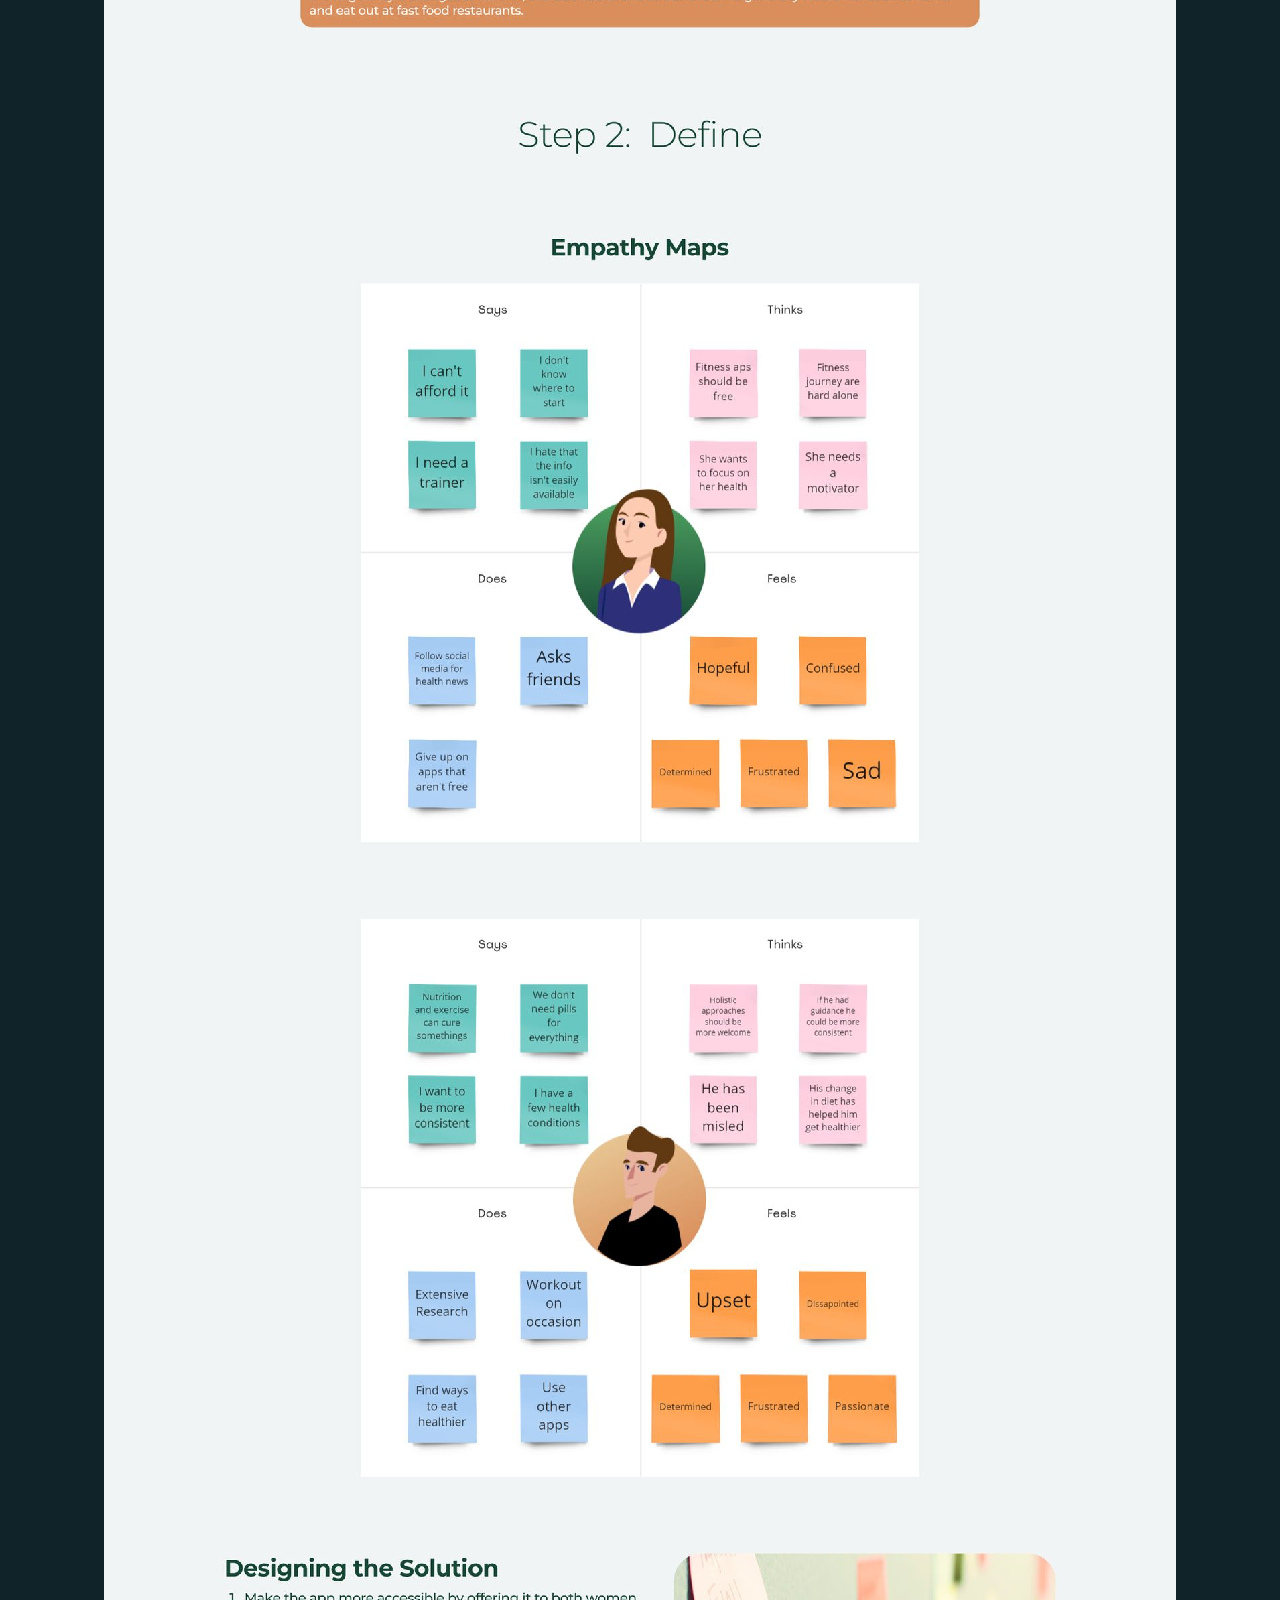
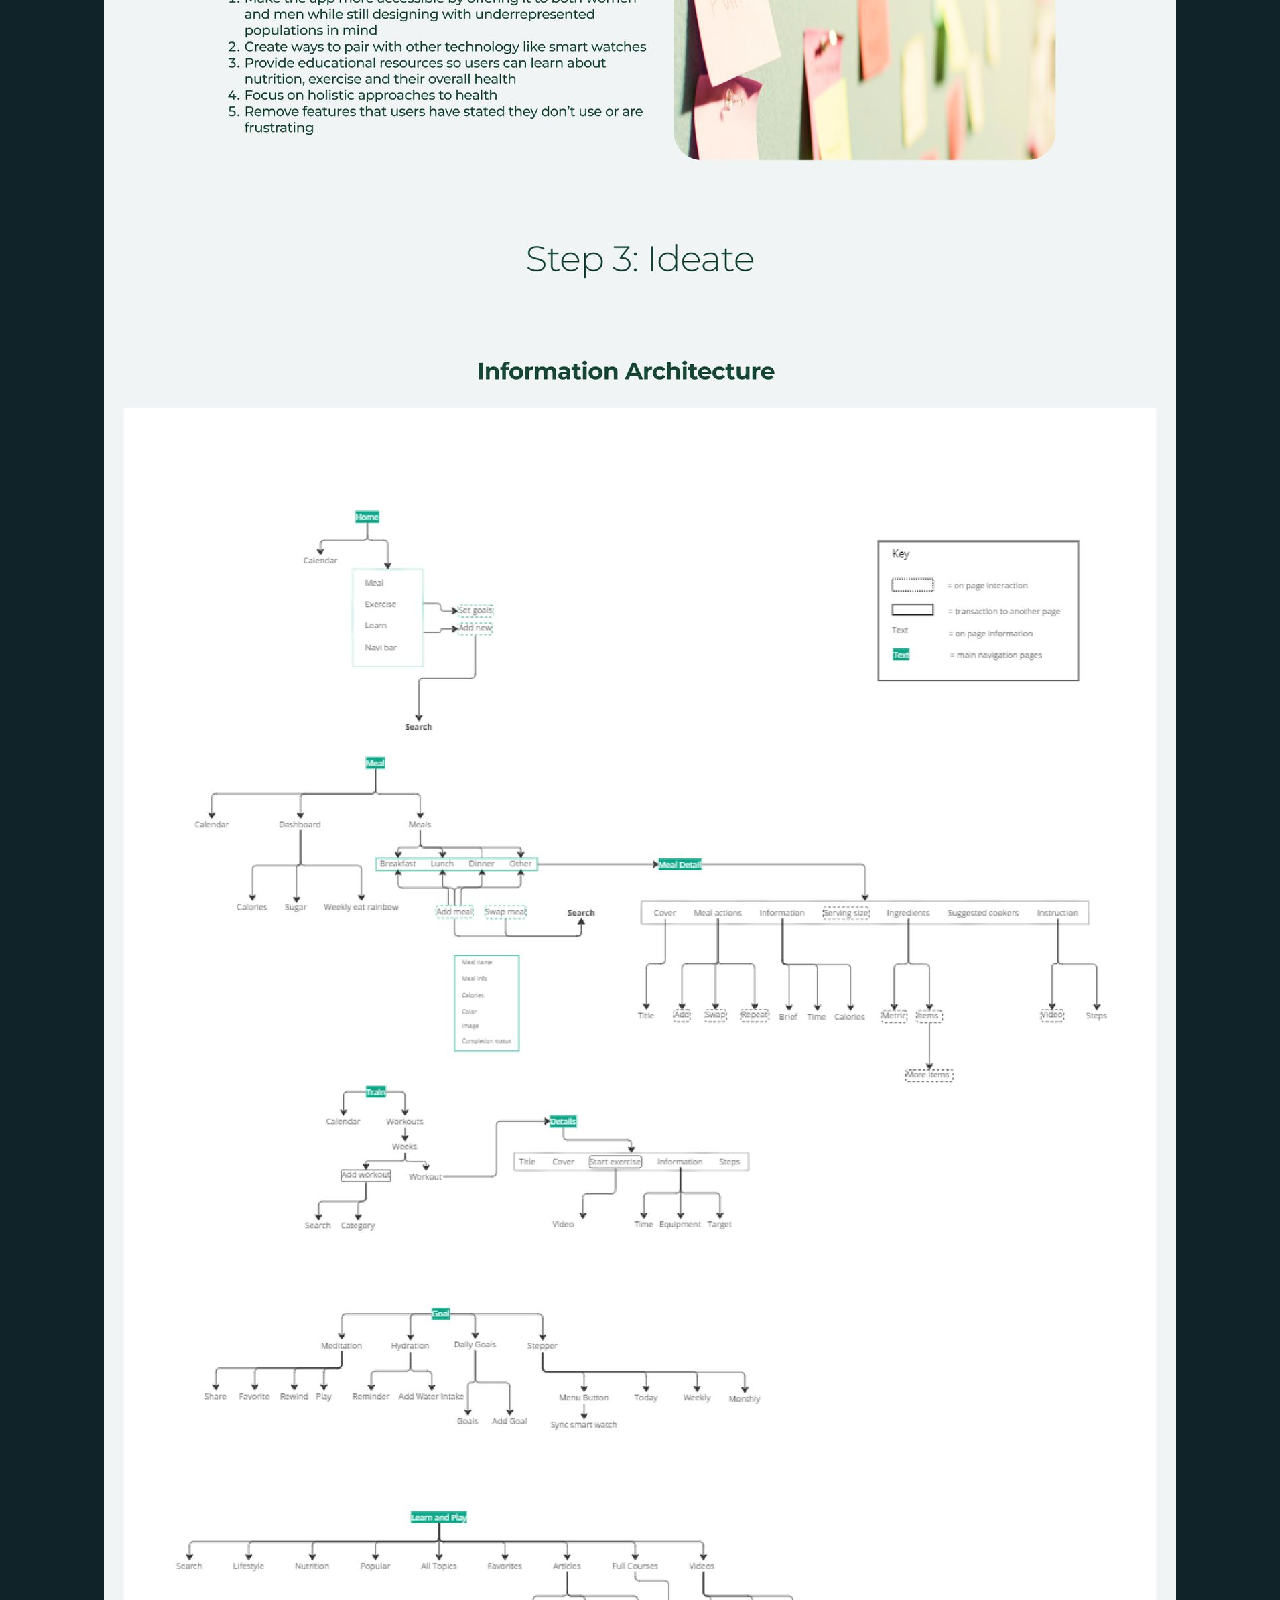
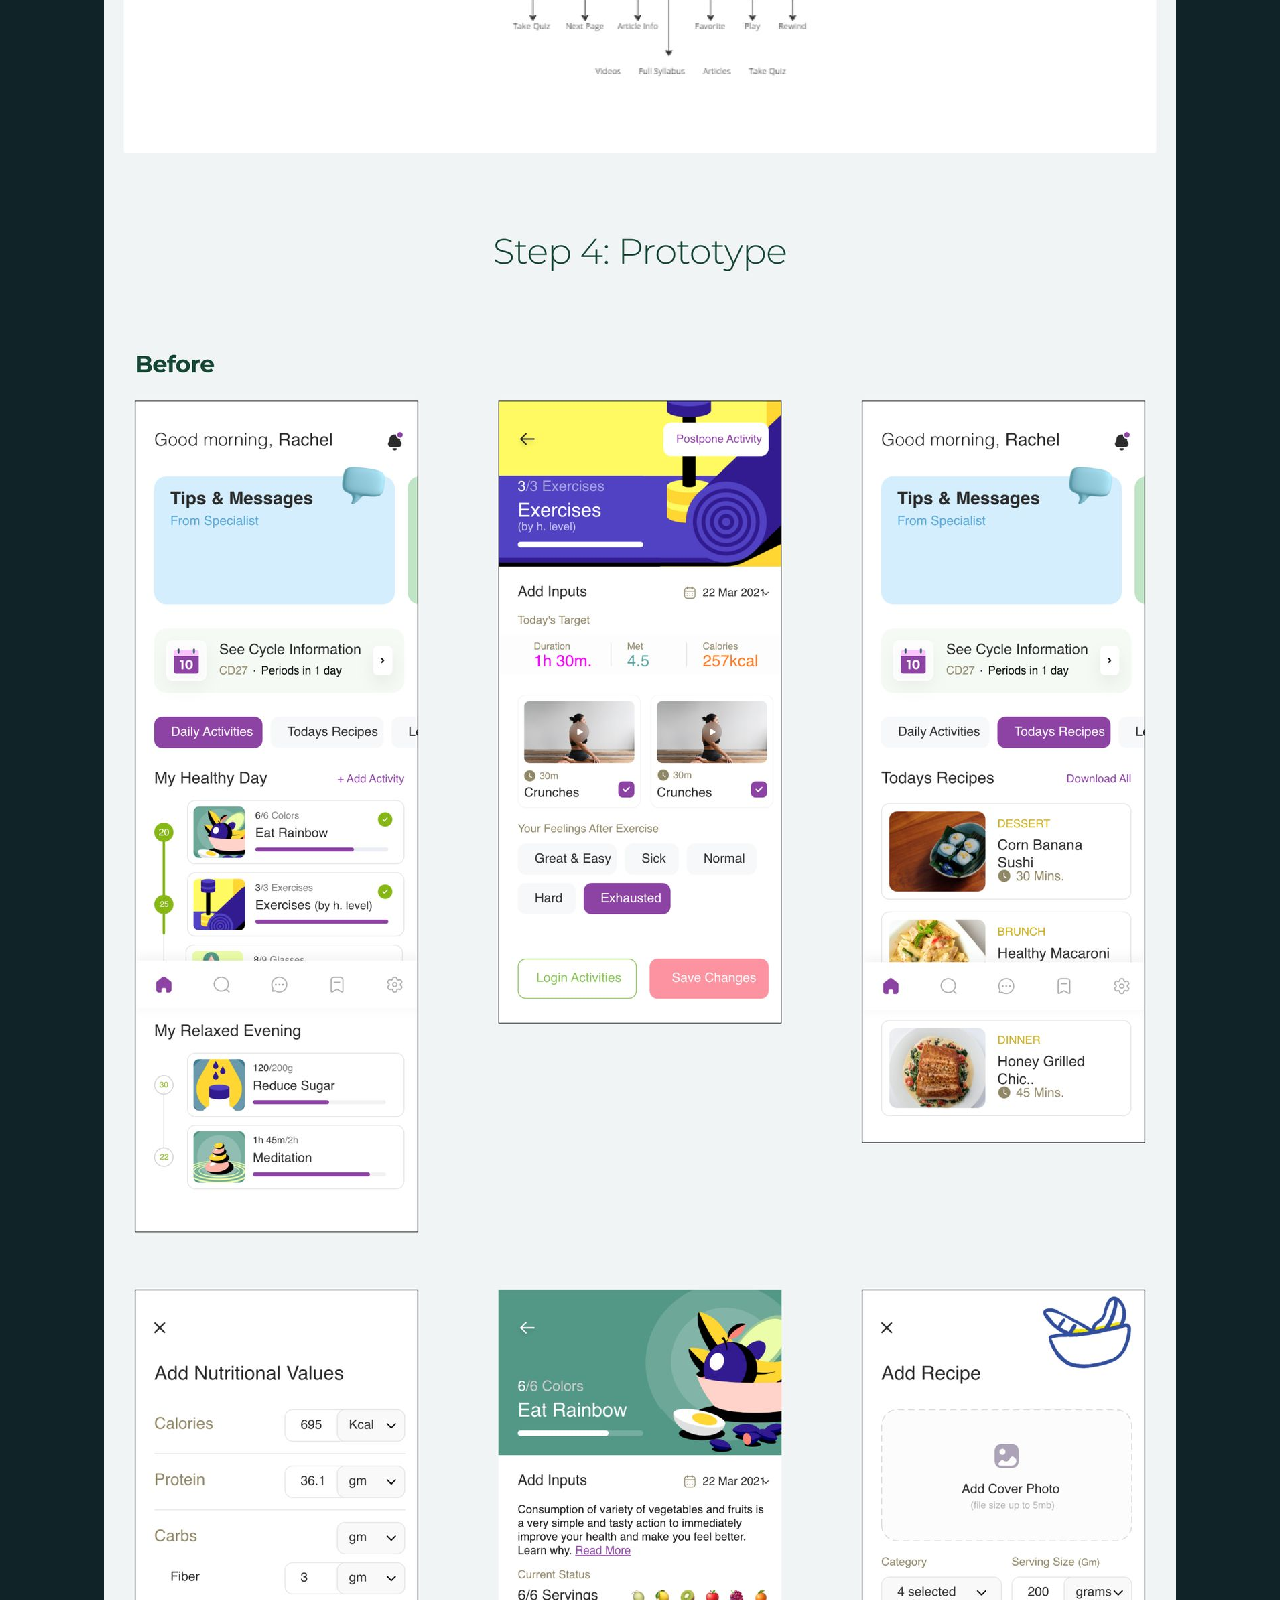
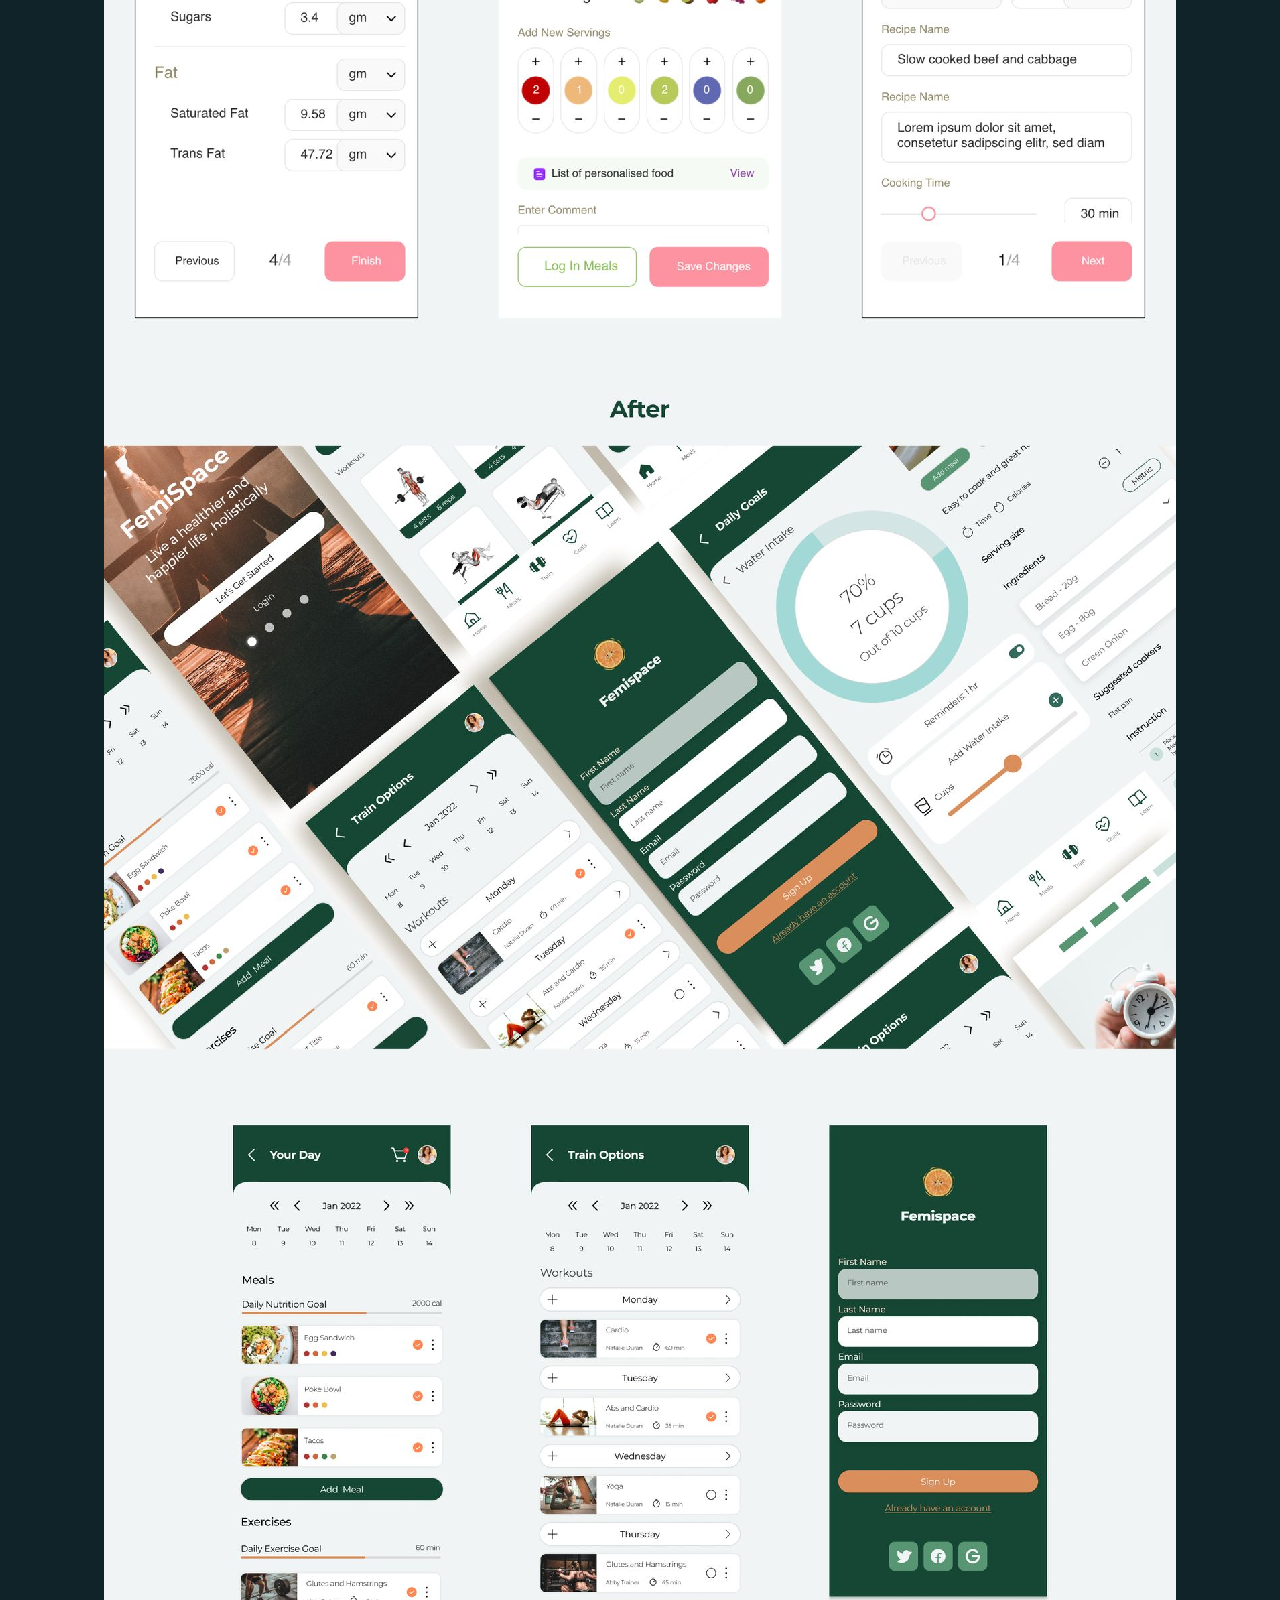
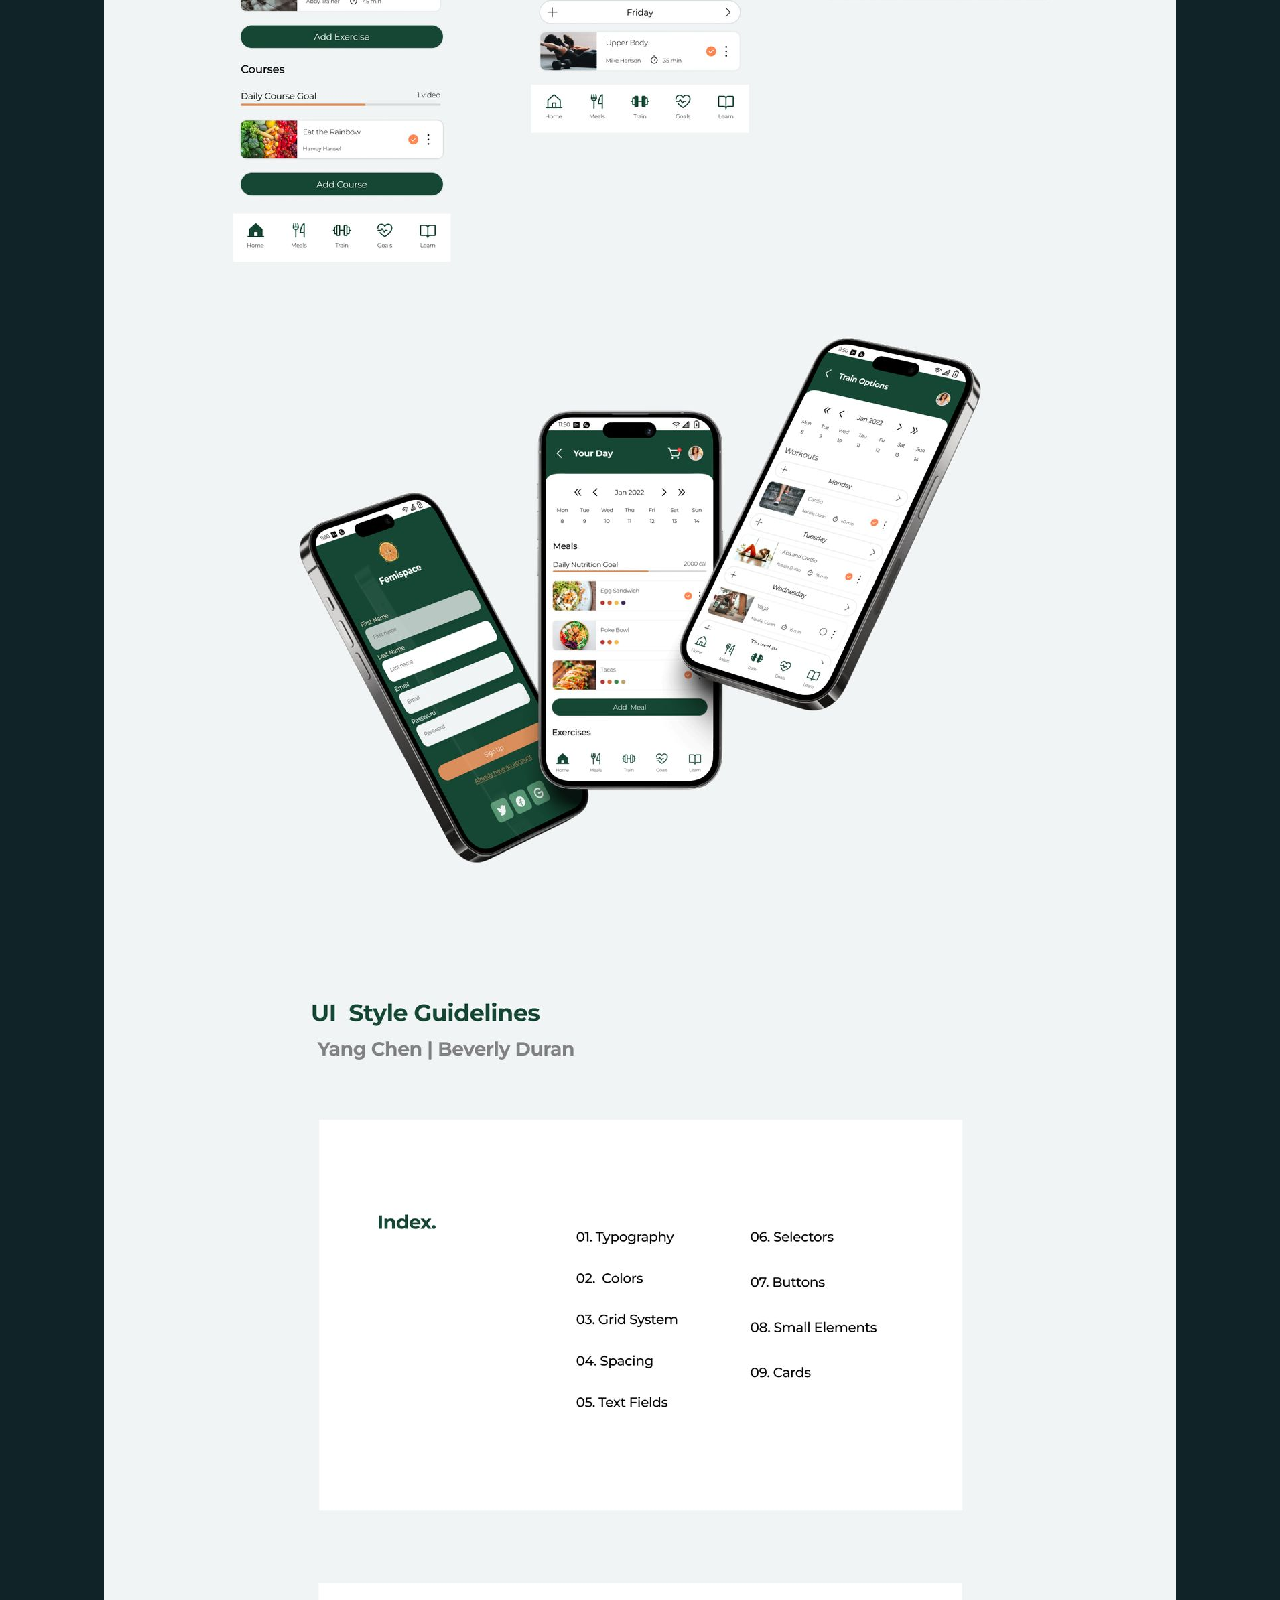
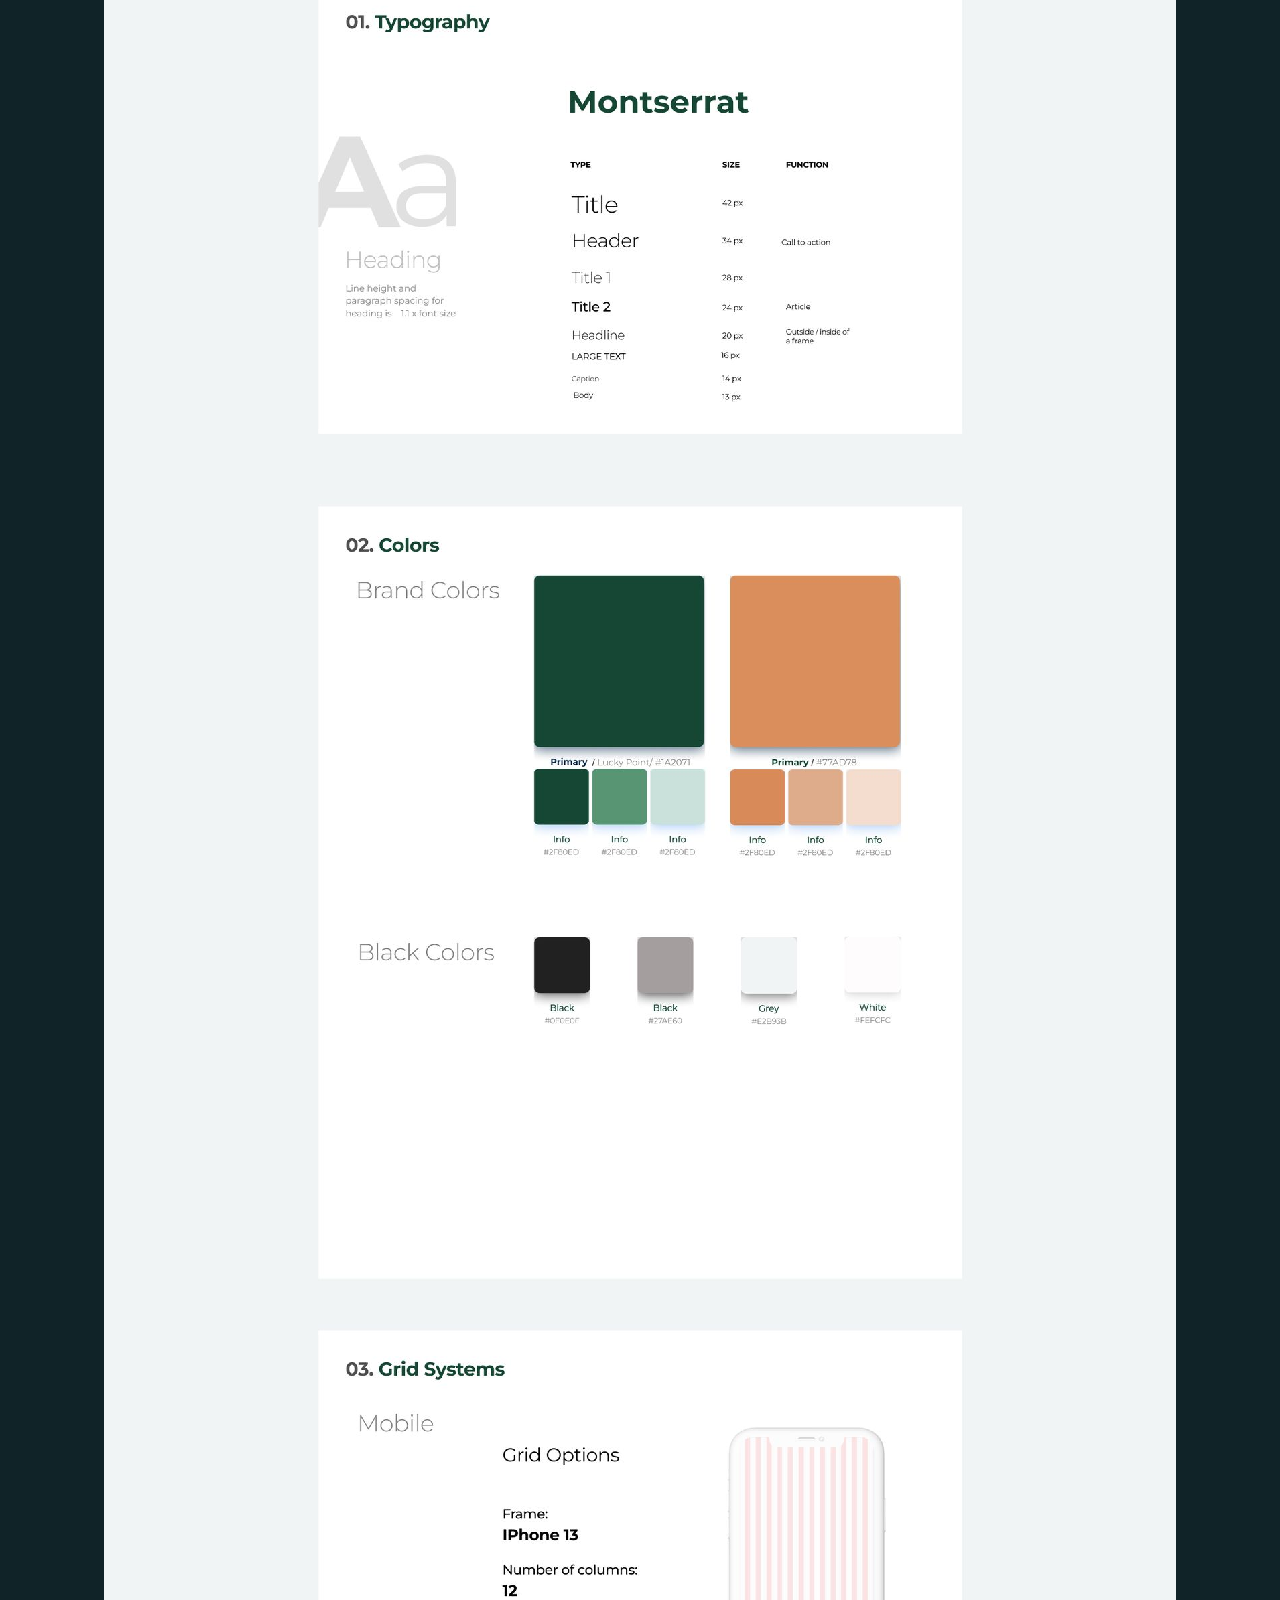
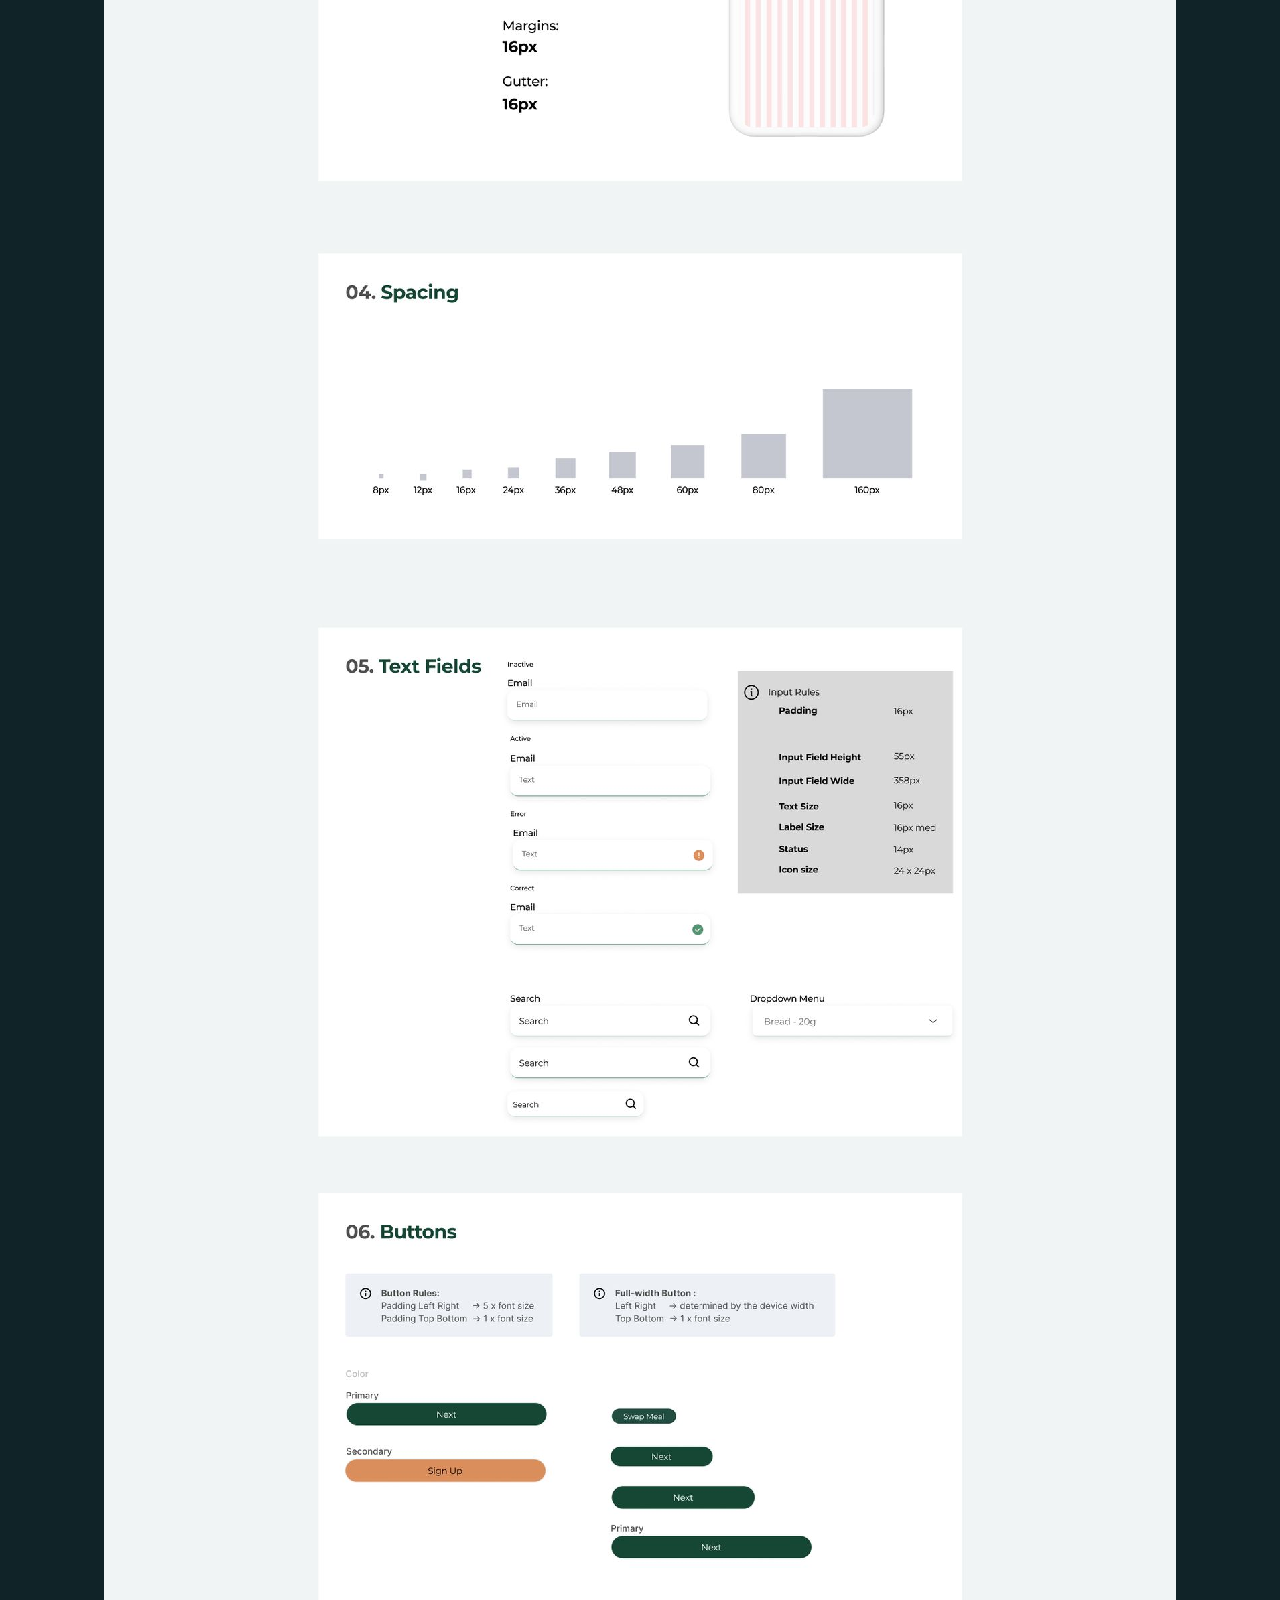
<file: femispace.html>
<!doctype html>
<html lang="en">
<head>
  <meta charset="utf-8">
  <meta name="viewport" content="width=device-width, initial-scale=1">
  <title>FemiSpace</title>
  <meta name="description" content="UX case study: FemiSpace.">
  <link rel="icon" href="assets/img/favicon.svg" type="image/svg+xml">
  <link rel="preconnect" href="https://fonts.googleapis.com">
  <link rel="preconnect" href="https://fonts.gstatic.com" crossorigin>
  <link href="https://fonts.googleapis.com/css2?family=Bricolage+Grotesque:opsz,wght@12..96,600;12..96,700&family=JetBrains+Mono:wght@400;600;700&family=Public+Sans:ital,wght@0,400;0,600;1,400&display=swap" rel="stylesheet">
  <link rel="stylesheet" href="assets/site.css">
  <script>(function(){var t='dark';try{t=localStorage.getItem('theme')||'dark'}catch(e){}document.documentElement.dataset.theme=t})();</script>
</head>
<body>
  <div class="wrap">
    <header class="top">
      <a class="name" href="index.html">Beverly Duran</a>
      <nav aria-label="Main"><a href="index.html#leadership">Leadership</a><a href="index.html#work">Projects</a><a href="index.html#path">Experience</a><a href="index.html#contact">Contact</a></nav>
      <button class="theme-toggle" type="button" id="theme" aria-label="Switch to light mode"><span class="ico" aria-hidden="true">☀</span><span class="lbl">Light</span></button>
    </header>

    <main>
      <div class="cs-head">
        <a class="back" href="index.html#work">Back to work</a>
        <h1>FemiSpace: designing a safe space, from research to prototype</h1>
        <p class="lede">As UX/UI designer at FemiSpace, I led user and market research, set the brand guidelines and style guide, and built prototypes and landing pages for the mobile app, working with engineers, data analysts and front-end developers.</p>
        <dl class="cs-meta">
          <div><dt>Role</dt><dd>UX/UI designer</dd></div>
          <div><dt>When</dt><dd>2022</dd></div>
          <div><dt>Tools</dt><dd>Figma, user research, style guide</dd></div>
          <div><dt>Prototype</dt><dd><a href="https://www.figma.com/proto/lfemXEye7UGpu4OPeBffAL/OUR-PORTFOLIO?node-id=1219%3A18551&page-id=1219%3A18325&scaling=min-zoom&starting-point-node-id=1219%3A18551&viewport=-3412%2C-592%2C0.5">Open in Figma</a></dd></div>
        </dl>
      </div>
      <figure><img src="assets/img/femispace-case-study.jpg" alt="The FemiSpace case study: research, personas, style guide, wireframes and final mobile screens." loading="lazy"><figcaption>The full case study. Open the image in a new tab to zoom in.</figcaption></figure>
    </main>

    <footer>
      <span>© 2026 Beverly Duran</span>
      
    </footer>
  </div>
  <script src="assets/site.js"></script>
</body>
</html>
</file>
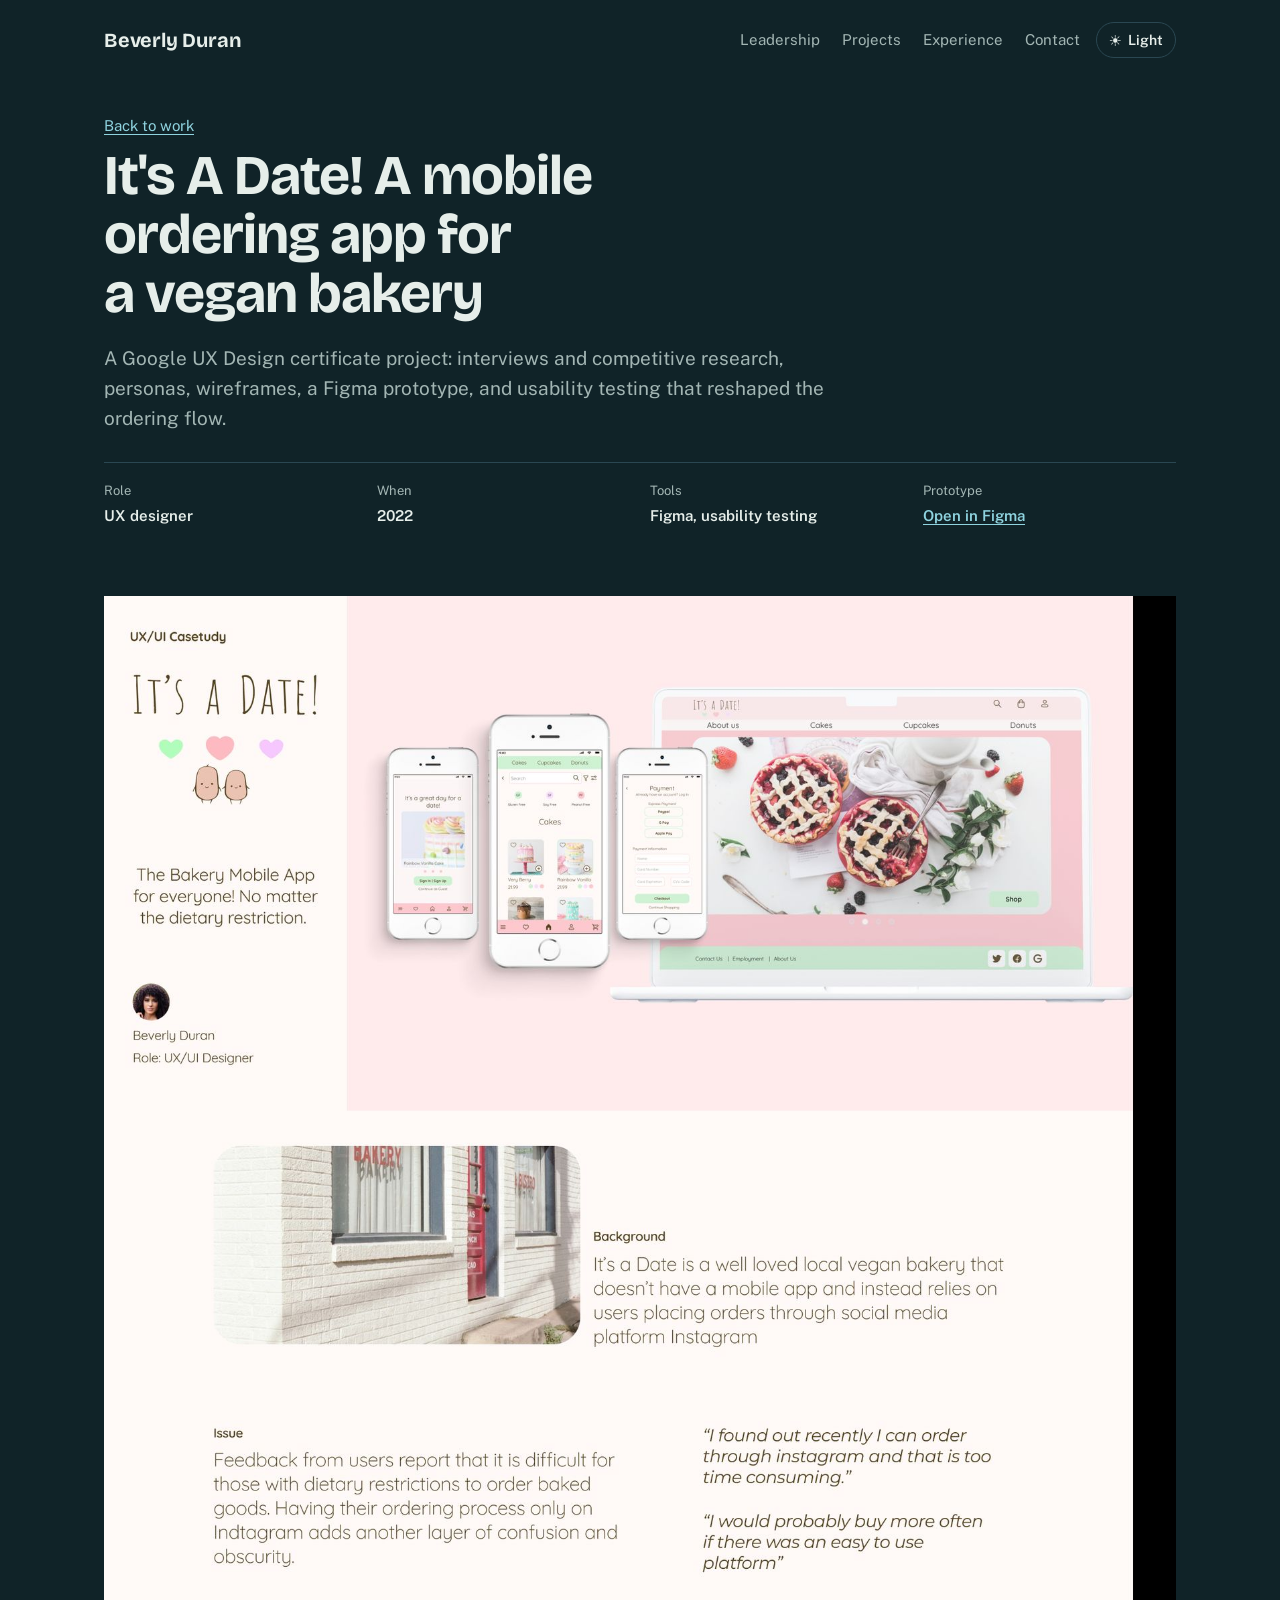
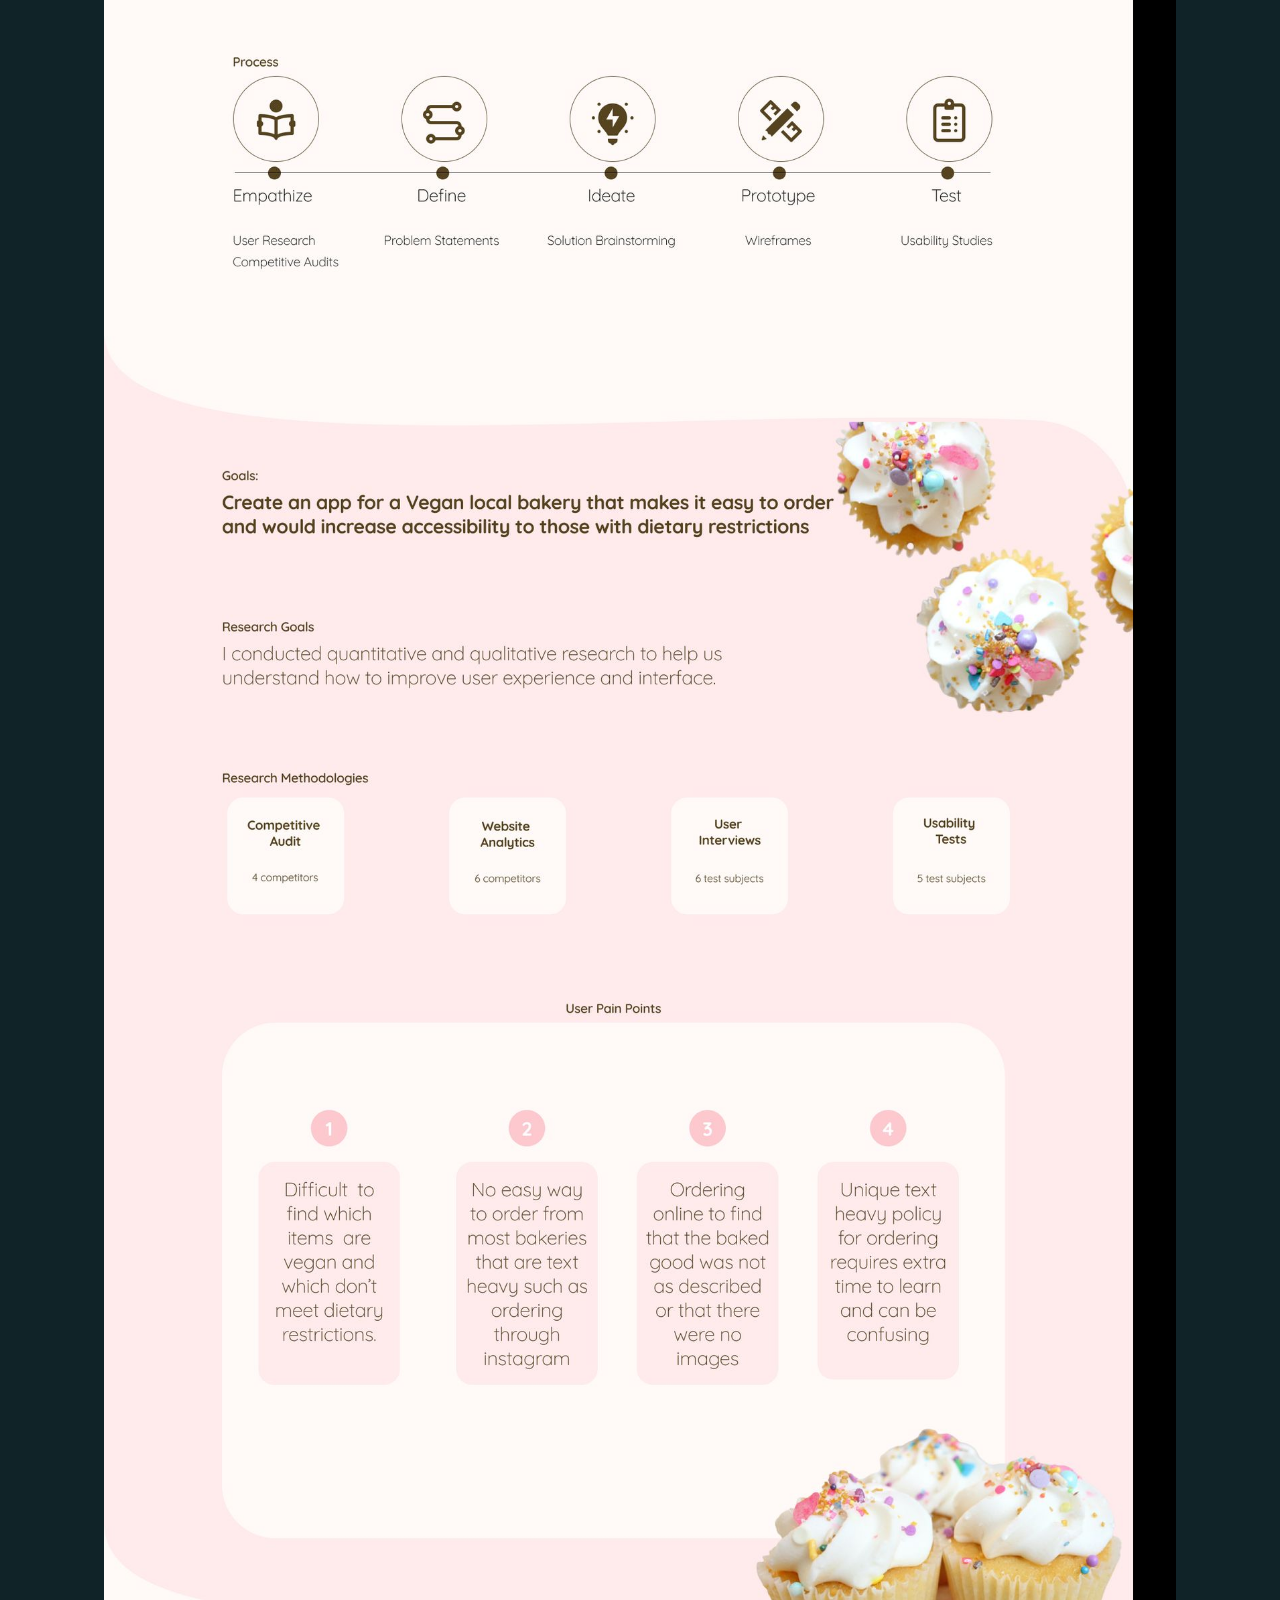
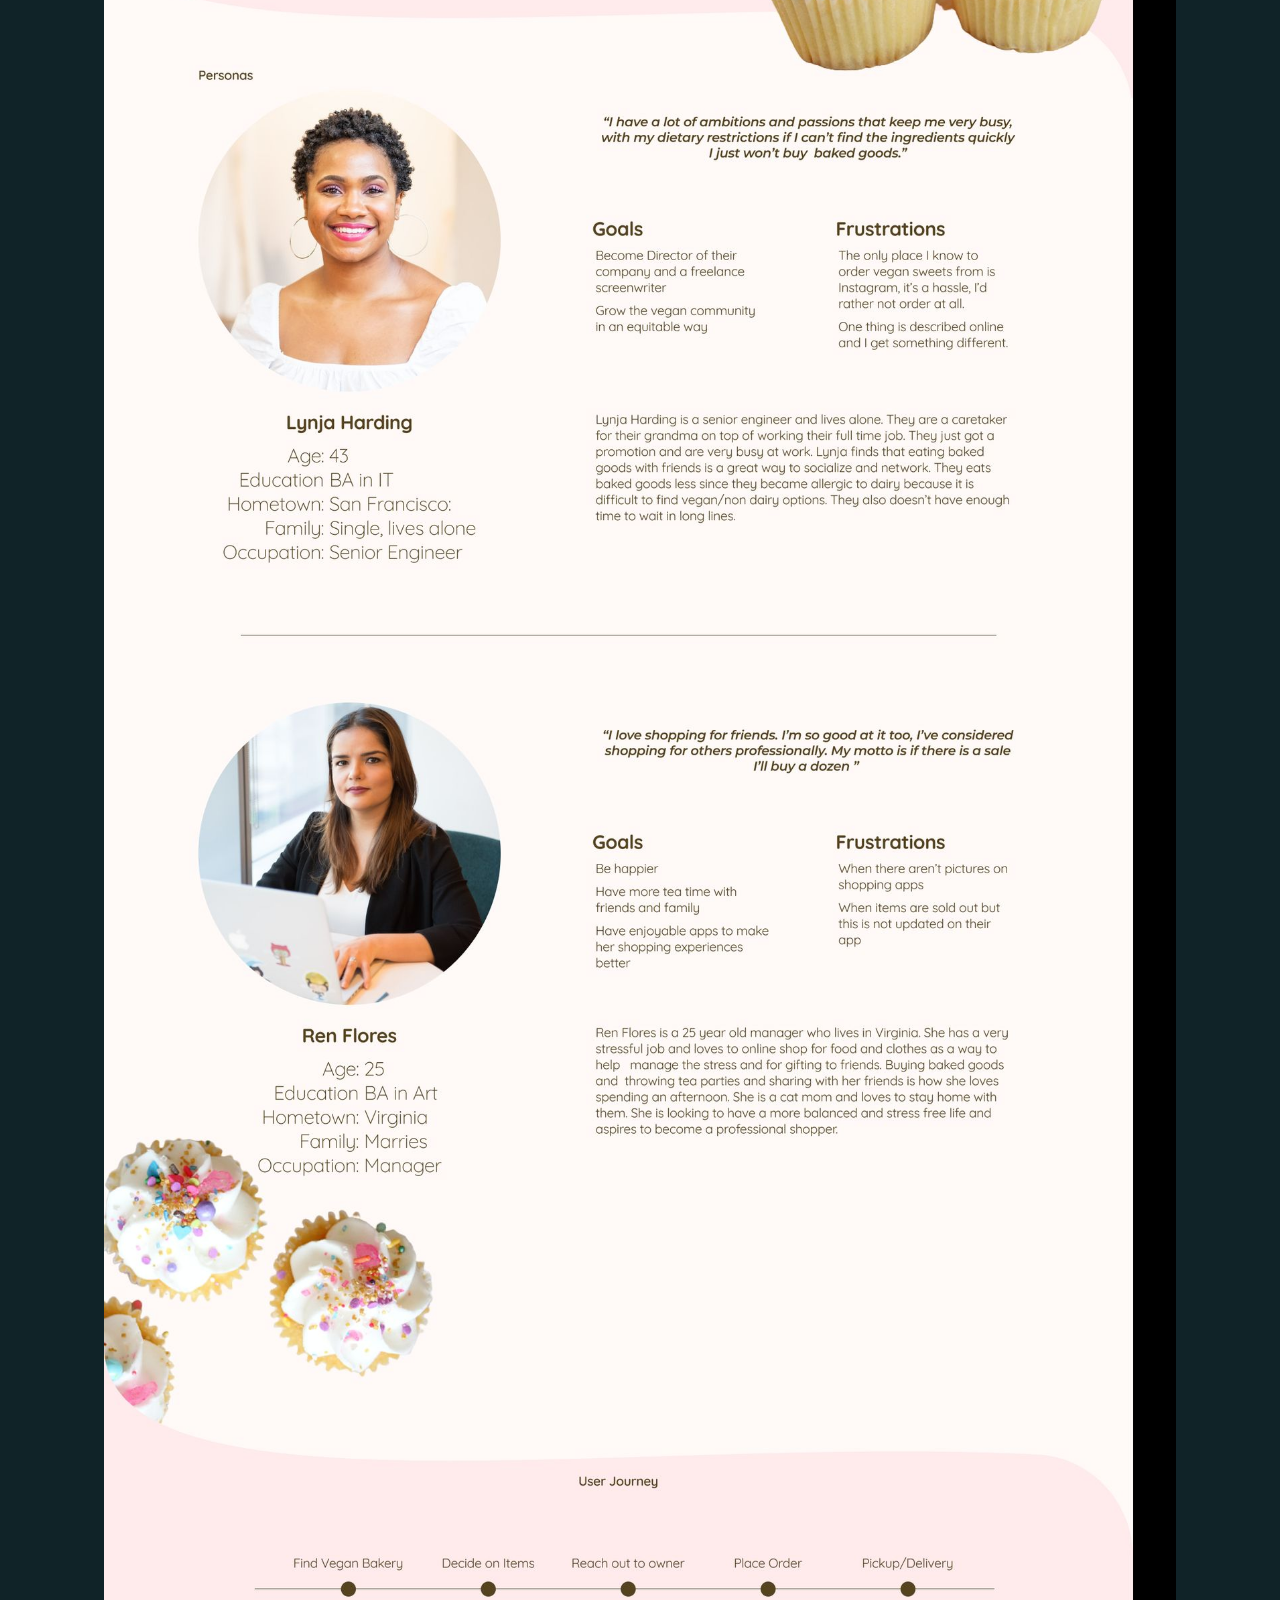
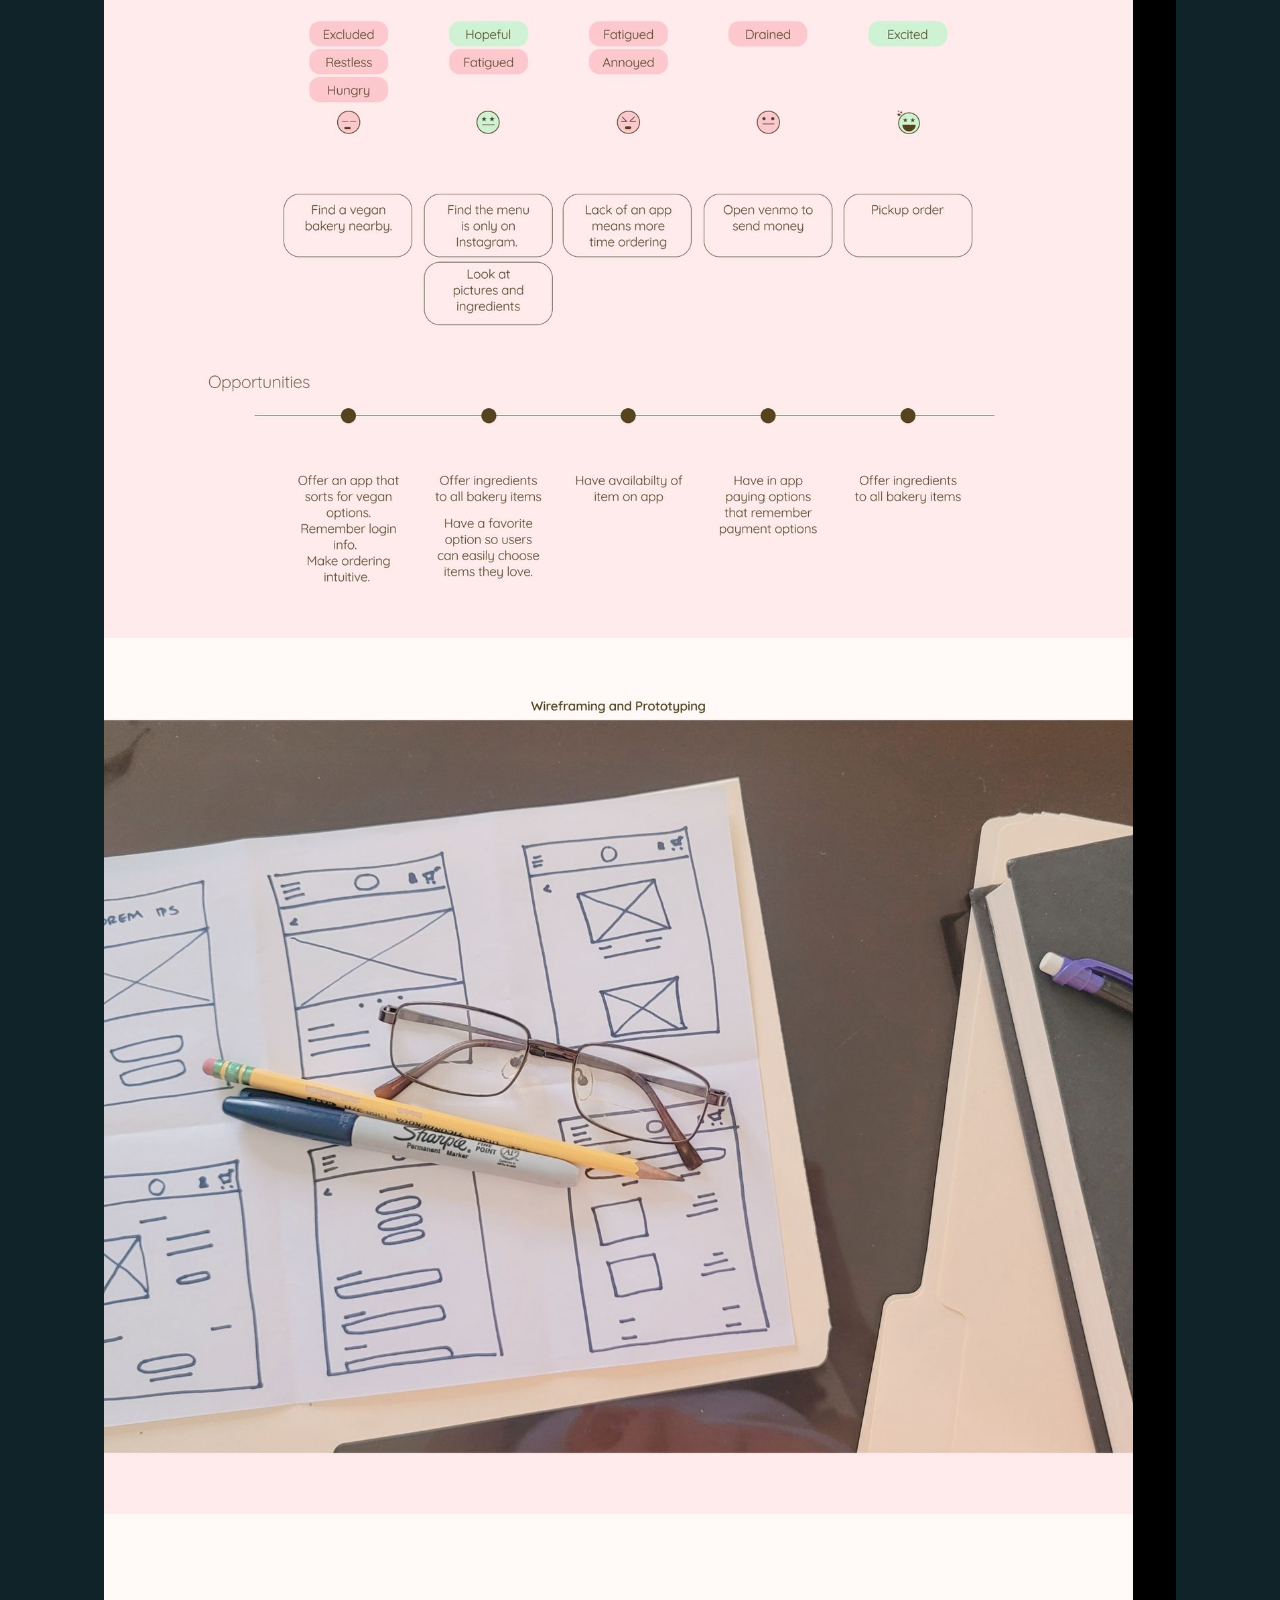
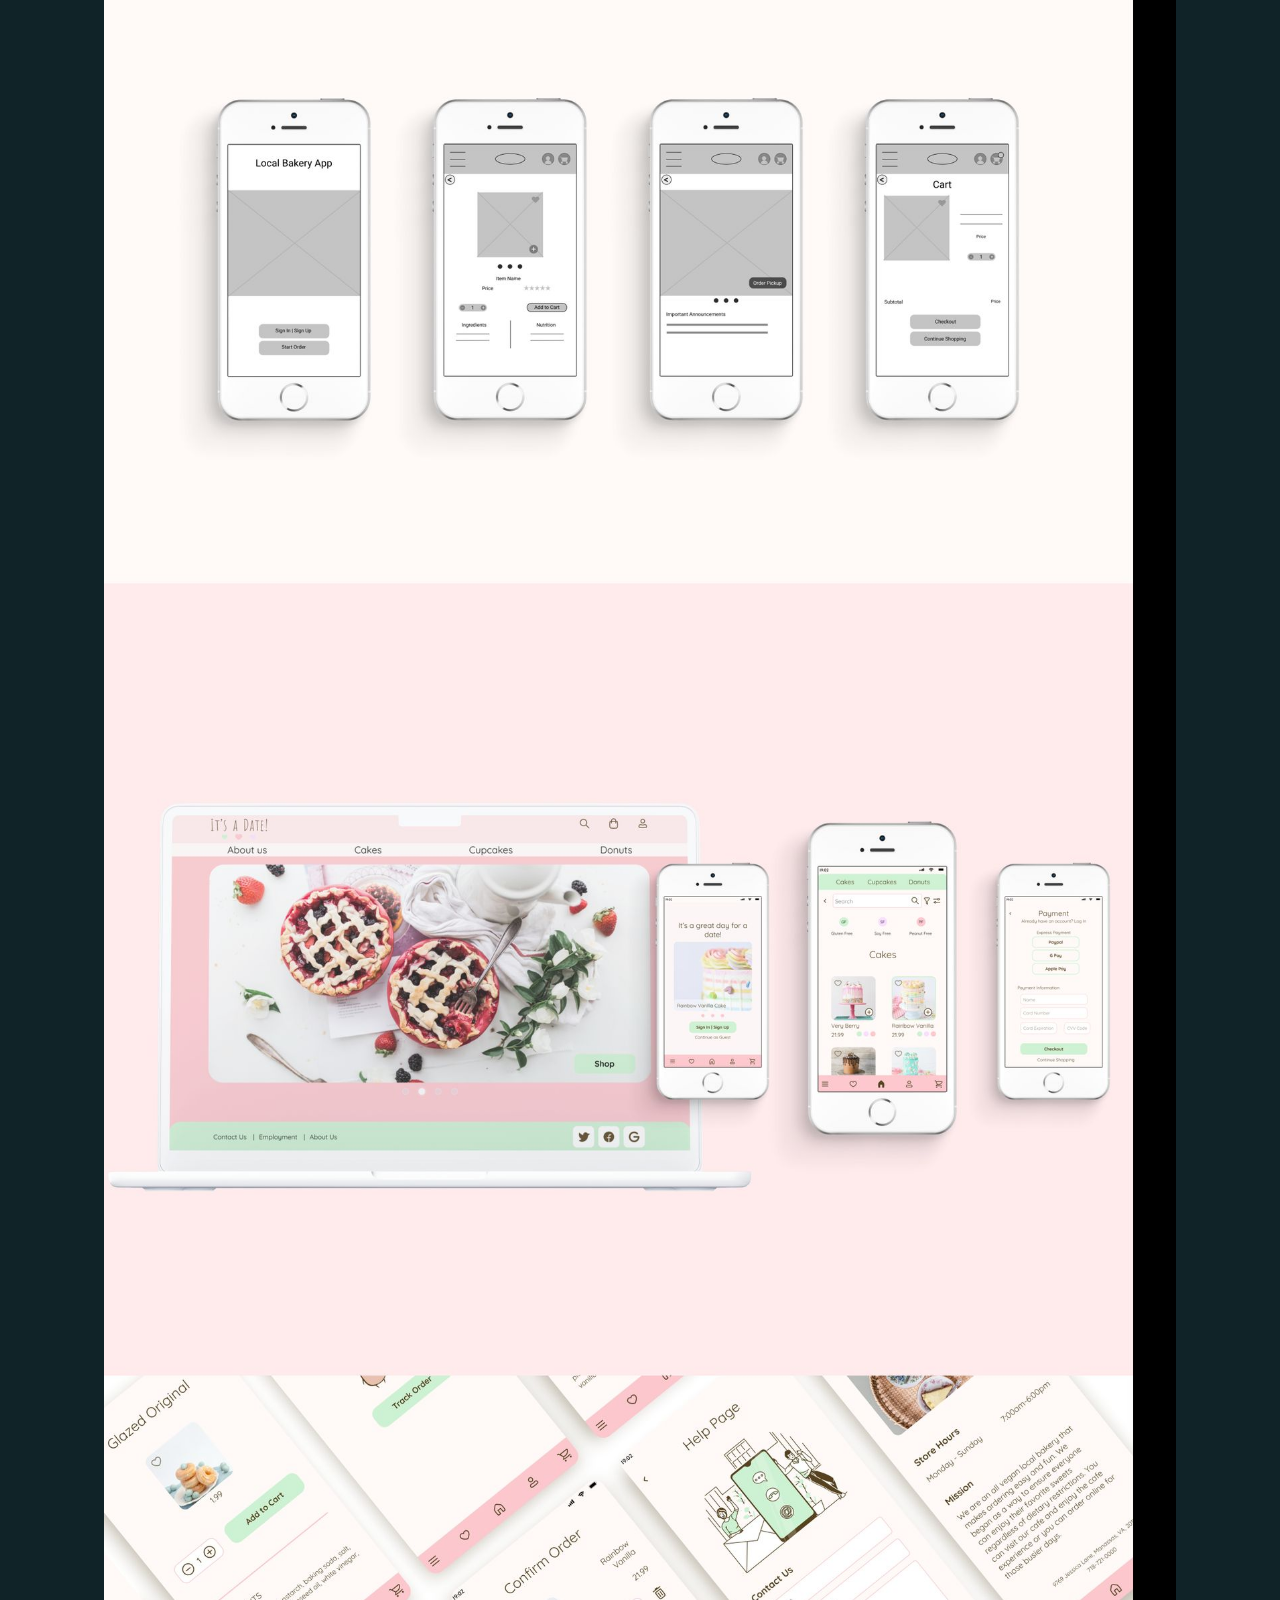
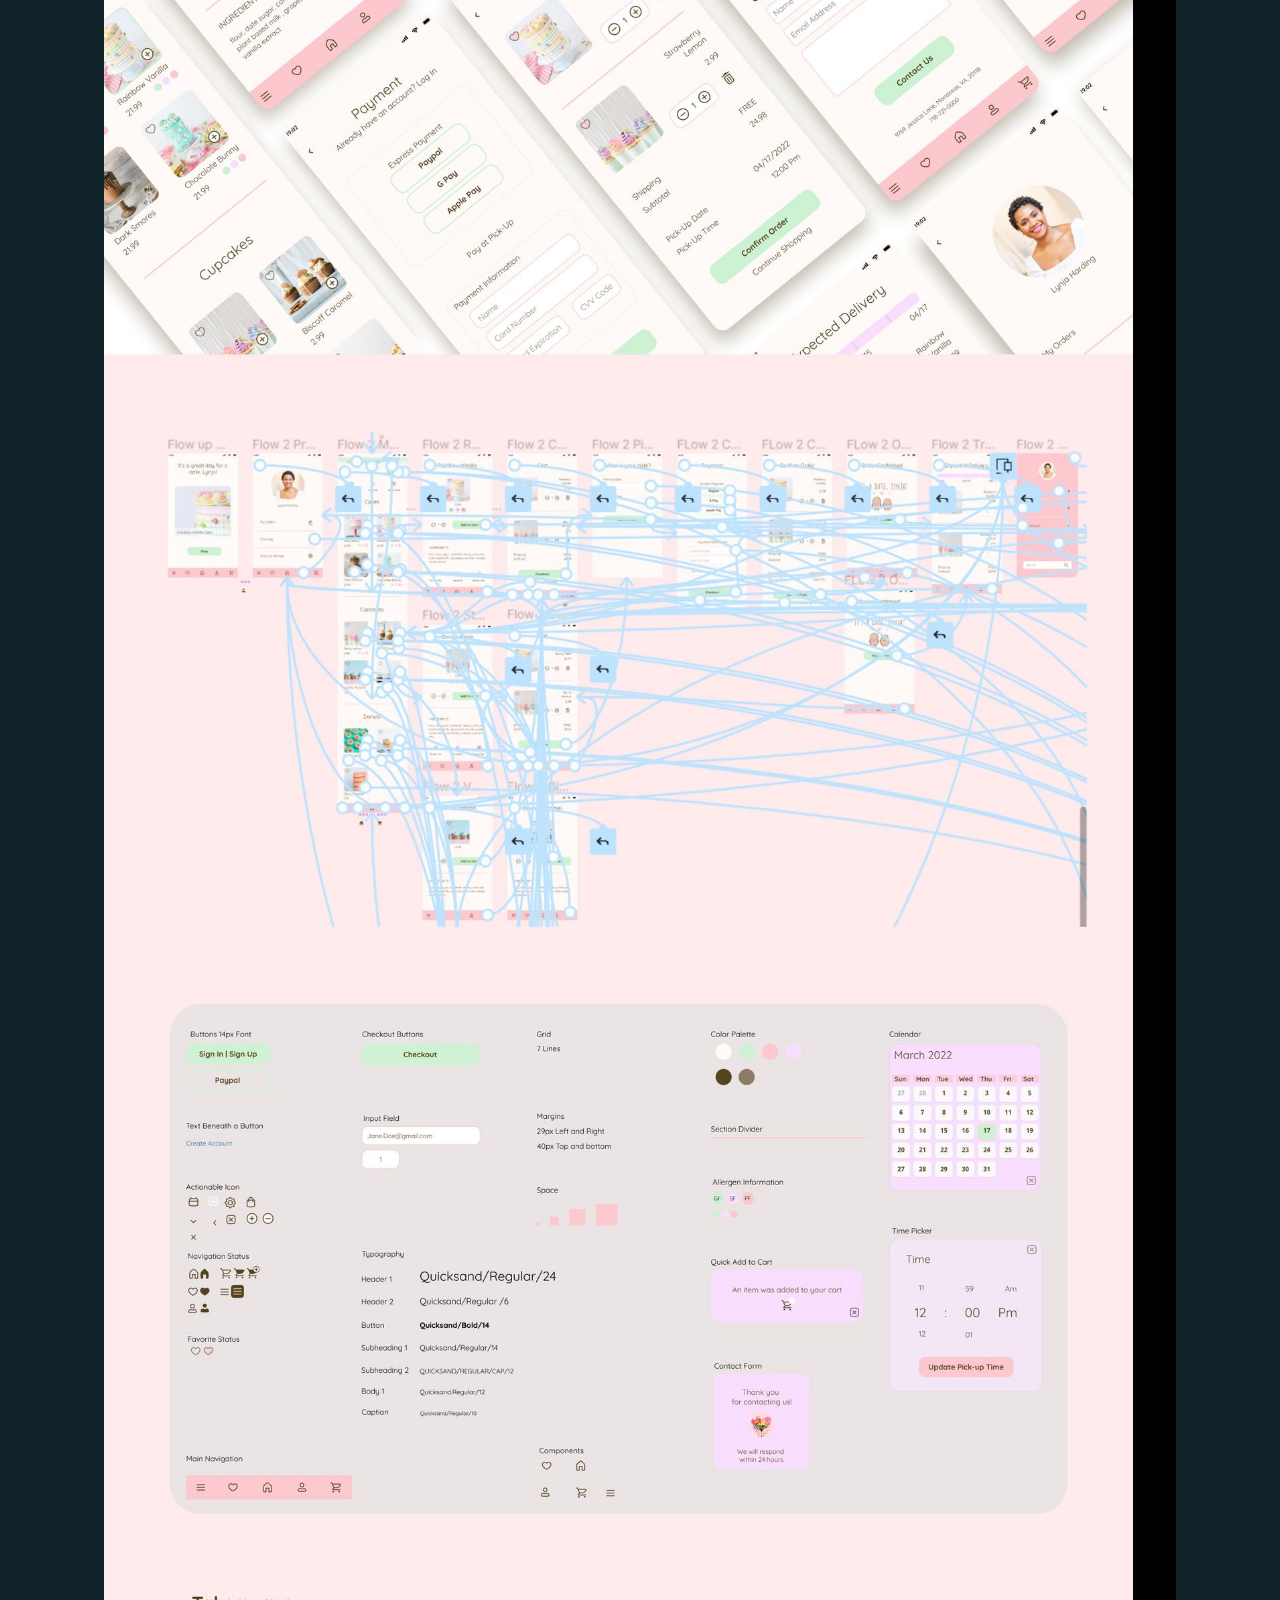
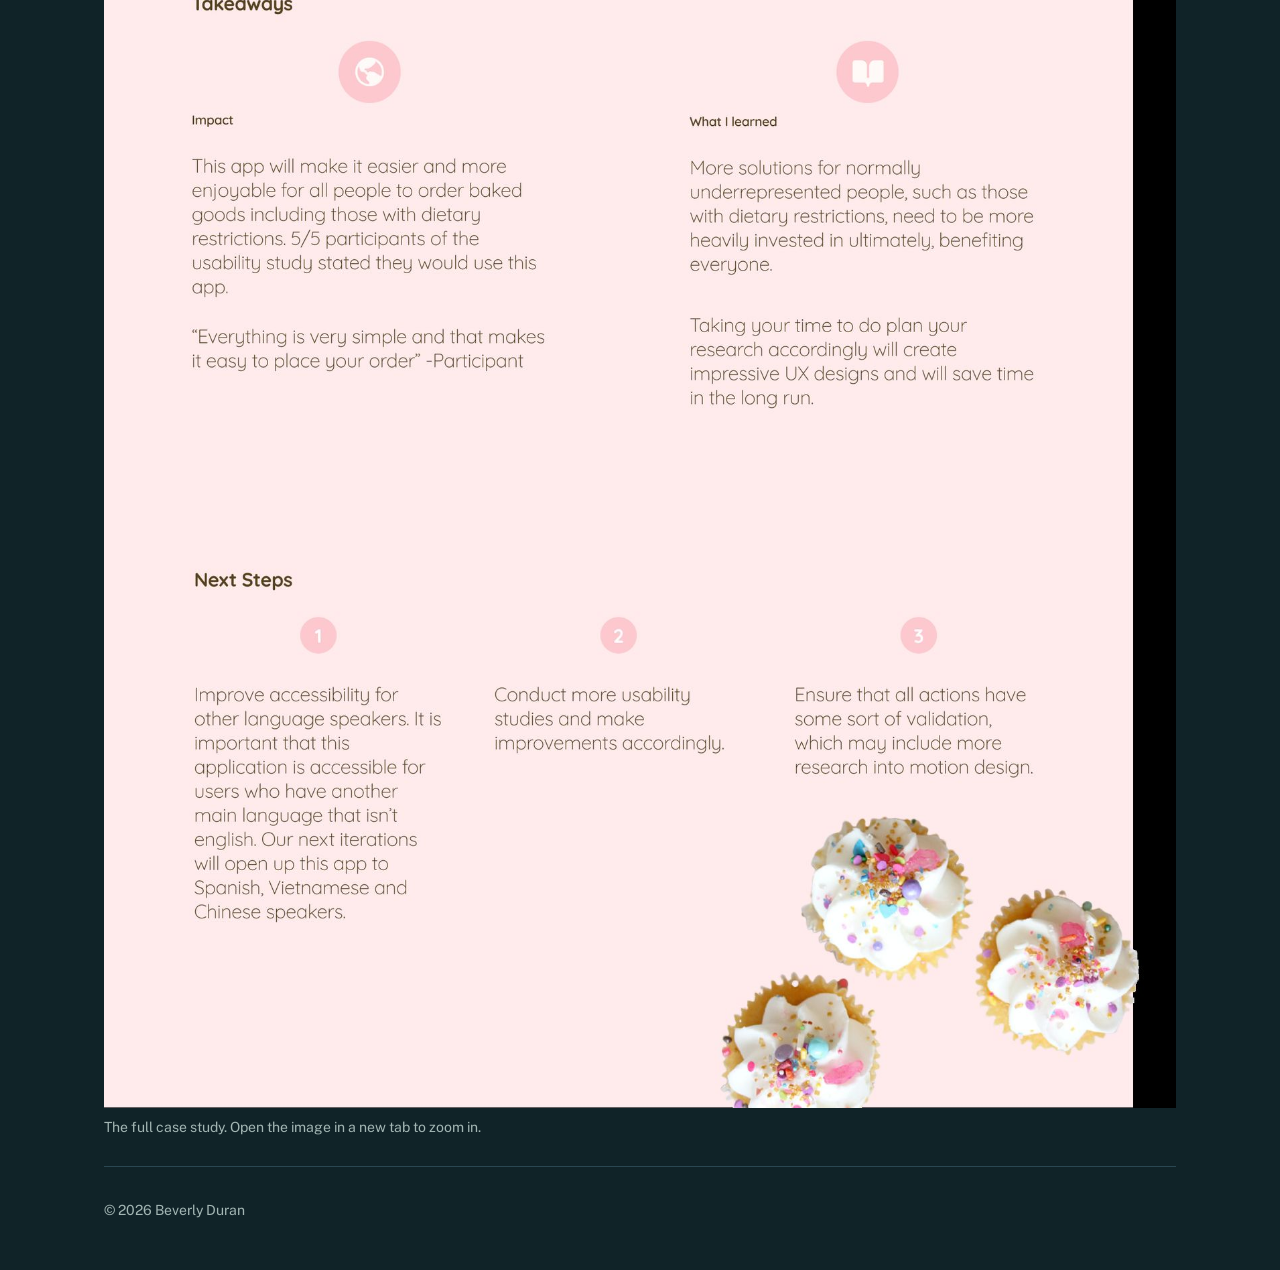
<file: itsadate.html>
<!doctype html>
<html lang="en">
<head>
  <meta charset="utf-8">
  <meta name="viewport" content="width=device-width, initial-scale=1">
  <title>It's A Date!</title>
  <meta name="description" content="UX case study: It's A Date!.">
  <link rel="icon" href="assets/img/favicon.svg" type="image/svg+xml">
  <link rel="preconnect" href="https://fonts.googleapis.com">
  <link rel="preconnect" href="https://fonts.gstatic.com" crossorigin>
  <link href="https://fonts.googleapis.com/css2?family=Bricolage+Grotesque:opsz,wght@12..96,600;12..96,700&family=JetBrains+Mono:wght@400;600;700&family=Public+Sans:ital,wght@0,400;0,600;1,400&display=swap" rel="stylesheet">
  <link rel="stylesheet" href="assets/site.css">
  <script>(function(){var t='dark';try{t=localStorage.getItem('theme')||'dark'}catch(e){}document.documentElement.dataset.theme=t})();</script>
</head>
<body>
  <div class="wrap">
    <header class="top">
      <a class="name" href="index.html">Beverly Duran</a>
      <nav aria-label="Main"><a href="index.html#leadership">Leadership</a><a href="index.html#work">Projects</a><a href="index.html#path">Experience</a><a href="index.html#contact">Contact</a></nav>
      <button class="theme-toggle" type="button" id="theme" aria-label="Switch to light mode"><span class="ico" aria-hidden="true">☀</span><span class="lbl">Light</span></button>
    </header>

    <main>
      <div class="cs-head">
        <a class="back" href="index.html#work">Back to work</a>
        <h1>It's A Date! A mobile ordering app for a vegan bakery</h1>
        <p class="lede">A Google UX Design certificate project: interviews and competitive research, personas, wireframes, a Figma prototype, and usability testing that reshaped the ordering flow.</p>
        <dl class="cs-meta">
          <div><dt>Role</dt><dd>UX designer</dd></div>
          <div><dt>When</dt><dd>2022</dd></div>
          <div><dt>Tools</dt><dd>Figma, usability testing</dd></div>
          <div><dt>Prototype</dt><dd><a href="https://www.figma.com/proto/m7Yt87jwMDHNmMkhnXgsEO/It's-A-Date-Prototype?node-id=1%3A208&page-id=0%3A1&scaling=min-zoom&starting-point-node-id=1%3A2409&viewport=463%2C374%2C0.06">Open in Figma</a></dd></div>
        </dl>
      </div>
      <figure><img src="assets/img/itsadate-case-study.jpg" alt="The It's A Date! case study: research, user flows, wireframes, usability findings and final screens." loading="lazy"><figcaption>The full case study. Open the image in a new tab to zoom in.</figcaption></figure>
    </main>

    <footer>
      <span>© 2026 Beverly Duran</span>
      
    </footer>
  </div>
  <script src="assets/site.js"></script>
</body>
</html>
</file>
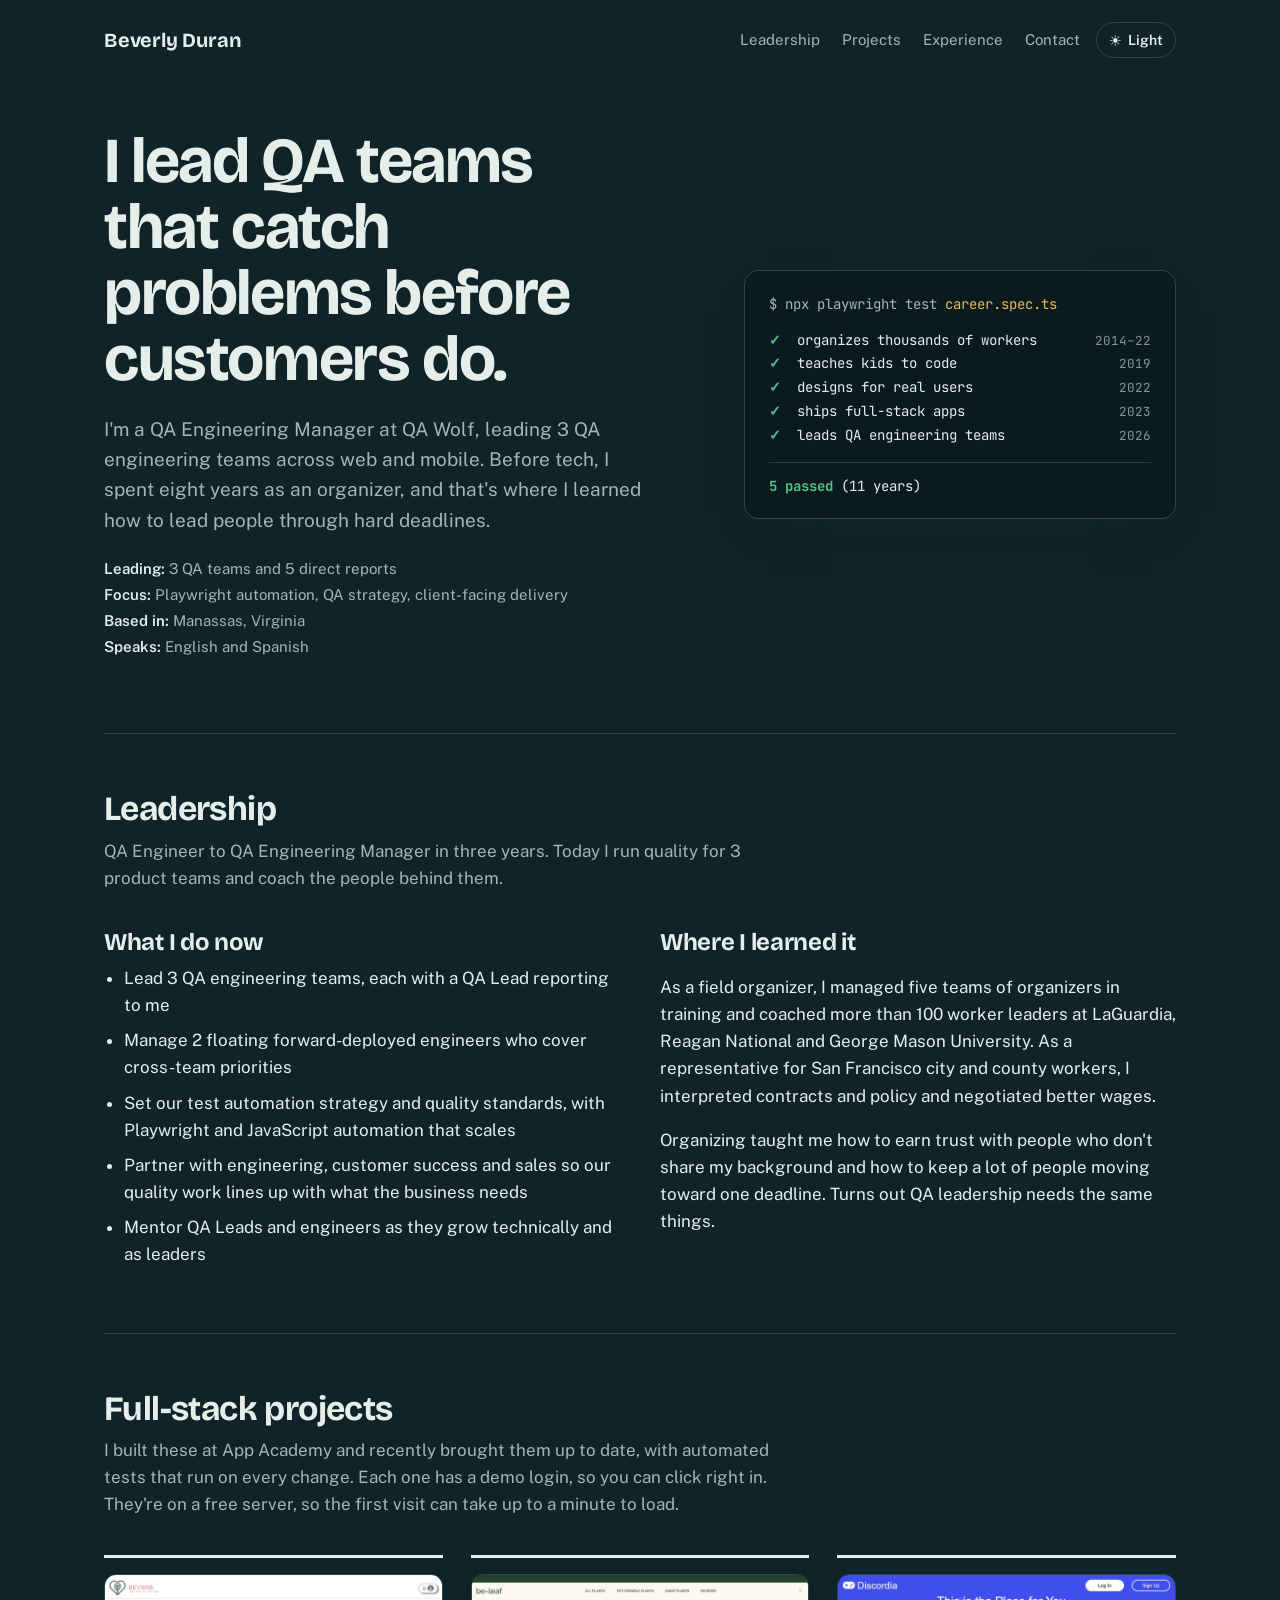
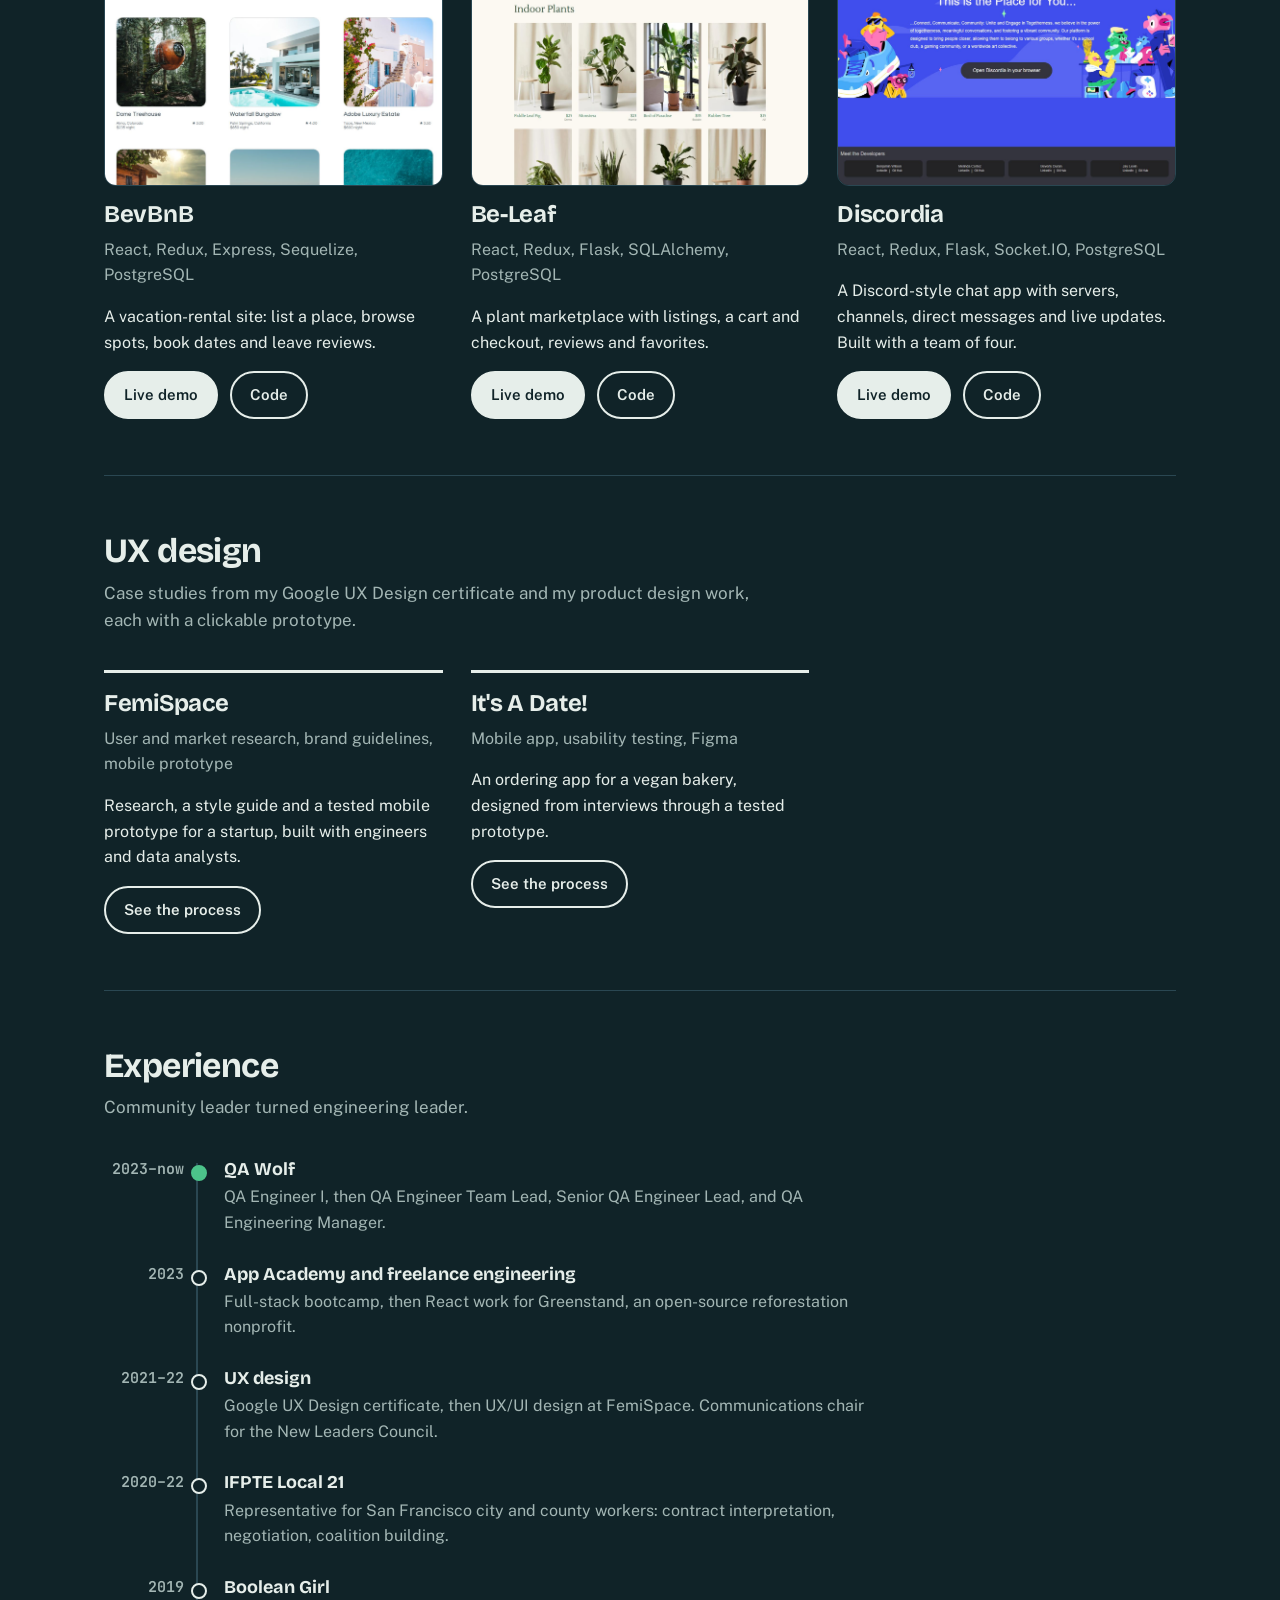
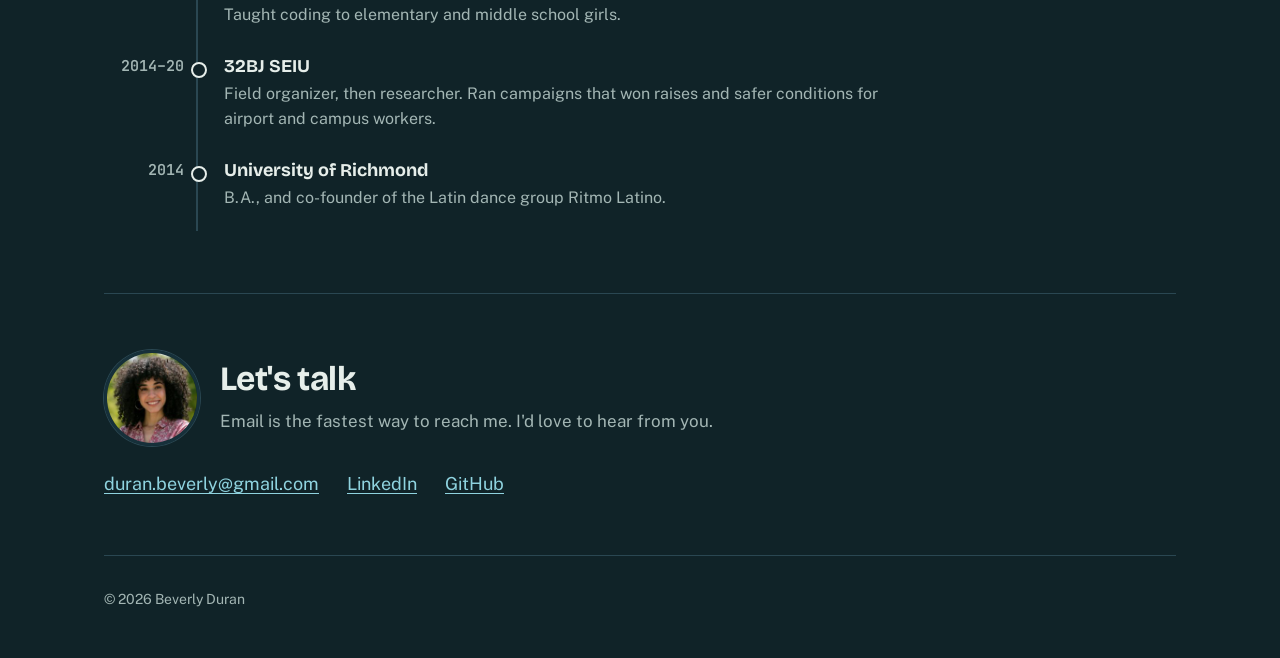
<file: skills.html>
<!doctype html>
<html lang="en"><head><meta charset="utf-8"><title>Beverly Duran</title>
<meta http-equiv="refresh" content="0; url=/#leadership"><link rel="canonical" href="https://www.beverlyduran.com/#leadership">
<script>location.replace("/#leadership")</script></head>
<body><p>This page moved. <a href="/#leadership">Go to beverlyduran.com</a>.</p></body></html>
</file>
<file: assets/site.css>
/* Beverly Duran — portfolio. One stylesheet, no build step. */

:root {
  --bg: #f2f4f1;
  --panel: #ffffff;
  --ink: #17262b;
  --muted: #56676c;
  --line: #d3dcd7;
  --pass: #1d7a4c;
  --signal: #e9b949;
  --link: #1b5e6b;
  --display: "Bricolage Grotesque", "Segoe UI", system-ui, sans-serif;
  --body: "Public Sans", "Segoe UI", system-ui, sans-serif;
  --mono: "JetBrains Mono", ui-monospace, Consolas, monospace;
  --measure: 68ch;
  color-scheme: light;
}
@media (prefers-color-scheme: dark) {
  :root:not([data-theme="light"]) {
    --bg: #102328;
    --panel: #16303a;
    --ink: #e6eeea;
    --muted: #a3b6b4;
    --line: #2a4752;
    --pass: #4cc38a;
    --signal: #e9b949;
    --link: #8fd3df;
    color-scheme: dark;
  }
}
:root[data-theme="dark"] {
  --bg: #102328;
  --panel: #16303a;
  --ink: #e6eeea;
  --muted: #a3b6b4;
  --line: #2a4752;
  --pass: #4cc38a;
  --signal: #e9b949;
  --link: #8fd3df;
  color-scheme: dark;
}

* { box-sizing: border-box; }
html { -webkit-text-size-adjust: 100%; }
body {
  margin: 0;
  background: var(--bg);
  color: var(--ink);
  font: 17px/1.6 var(--body);
}
img { max-width: 100%; display: block; }
a { color: var(--link); text-underline-offset: 3px; }
a:hover { text-decoration-thickness: 2px; }
:focus-visible { outline: 3px solid var(--signal); outline-offset: 3px; border-radius: 4px; }

.wrap { max-width: 1120px; margin: 0 auto; padding: 0 24px; }
@media (max-width: 600px) { .wrap { padding: 0 16px; } body { font-size: 16px; } }

/* ---- Top bar ---- */
.top { display: flex; justify-content: space-between; align-items: center; gap: 16px; padding: 22px 0; flex-wrap: wrap; }
.top .name { font: 700 20px/1 var(--display); color: var(--ink); text-decoration: none; letter-spacing: -0.2px; }
.top nav { display: flex; gap: 22px; flex-wrap: wrap; margin-left: auto; }
.top nav a { color: var(--muted); text-decoration: none; font-size: 15px; }
.top nav a:hover, .top nav a[aria-current] { color: var(--ink); }

/* Contact: a small photo so people know who they're writing to. */
.hello { display: flex; gap: 20px; align-items: center; margin-bottom: 4px; }
.hello-photo { width: 96px; height: 96px; border-radius: 50%; object-fit: cover; flex: none; border: 3px solid var(--panel); box-shadow: 0 0 0 1px var(--line); }
.hello .section-intro { margin-bottom: 0; }
#contact .contact { margin-top: 24px; }

/* ---- Hero ---- */
.hero { display: grid; grid-template-columns: minmax(0, 1.15fr) minmax(0, 0.85fr); gap: 56px; align-items: center; padding: 48px 0 72px; }
@media (max-width: 880px) { .hero { grid-template-columns: 1fr; gap: 36px; padding: 24px 0 56px; } }
.hero h1 {
  font: 700 clamp(38px, 5.6vw, 64px)/1.03 var(--display);
  letter-spacing: -1.4px;
  margin: 0 0 22px;
  max-width: 15ch;
  text-wrap: balance;
}
.hero .lede { font-size: 19px; color: var(--muted); max-width: 46ch; margin: 0 0 22px; }
.hero .facts { margin: 0; padding: 0; list-style: none; font-size: 15px; color: var(--muted); }
.hero .facts li { margin: 2px 0; }
.hero .facts b { color: var(--ink); font-weight: 600; }

/* The one loud element: her career as a passing test run. */
.run {
  background: var(--ink);
  color: #e6eeea;
  border-radius: 14px;
  padding: 22px 24px 20px;
  font: 14px/1.7 var(--mono);
  box-shadow: 0 18px 40px -24px rgba(23, 38, 43, 0.55);
}
:root[data-theme="dark"] .run { background: #0b1a1e; border: 1px solid var(--line); }
@media (prefers-color-scheme: dark) { :root:not([data-theme="light"]) .run { background: #0b1a1e; border: 1px solid var(--line); } }
.run .cmd { color: #a3b6b4; margin: 0 0 12px; }
.run .cmd span { color: var(--signal); }
.run ol { list-style: none; margin: 0; padding: 0; }
.run li { display: grid; grid-template-columns: 22px 1fr auto; gap: 6px; align-items: baseline; }
.run li .ok { color: #4cc38a; font-weight: 700; }
.run li .t { color: #7f9a98; font-size: 12.5px; }
.run .sum { margin: 14px 0 0; padding-top: 12px; border-top: 1px solid rgba(230, 238, 234, 0.15); }
.run .sum .pass { color: #4cc38a; font-weight: 700; }
@media (prefers-reduced-motion: no-preference) {
  .run li, .run .sum { opacity: 0; animation: tick 0.28s ease-out forwards; }
  .run li:nth-child(1) { animation-delay: 0.25s; }
  .run li:nth-child(2) { animation-delay: 0.55s; }
  .run li:nth-child(3) { animation-delay: 0.85s; }
  .run li:nth-child(4) { animation-delay: 1.15s; }
  .run li:nth-child(5) { animation-delay: 1.45s; }
  .run .sum { animation-delay: 1.85s; }
  @keyframes tick { from { opacity: 0; transform: translateX(-4px); } to { opacity: 1; transform: none; } }
}

/* ---- Sections ---- */
section { padding: 56px 0; border-top: 1px solid var(--line); }
h2 { font: 700 34px/1.1 var(--display); letter-spacing: -0.6px; margin: 0 0 10px; }
.section-intro { color: var(--muted); max-width: var(--measure); margin: 0 0 36px; }
h3 { font: 700 24px/1.2 var(--display); letter-spacing: -0.3px; margin: 0 0 8px; }
p { max-width: var(--measure); }

/* Featured project: wide, image beside text */
.feature { display: grid; grid-template-columns: minmax(0, 1.1fr) minmax(0, 0.9fr); gap: 40px; align-items: center; margin-bottom: 56px; }
.feature:last-child { margin-bottom: 0; }
.feature.flip > :first-child { order: 2; }
@media (max-width: 880px) { .feature { grid-template-columns: 1fr; gap: 20px; } .feature.flip > :first-child { order: 0; } }
.shot { border-radius: 12px; overflow: hidden; border: 1px solid var(--line); background: var(--panel); }
.shot img { width: 100%; height: auto; }
.shot.empty { aspect-ratio: 16 / 10; display: grid; place-items: center; color: var(--muted); font: 14px var(--mono); padding: 20px; text-align: center; }
.role-line { color: var(--muted); font-size: 15px; margin: 0 0 14px; }
.proof { margin: 14px 0 18px; padding-left: 20px; }
.proof li { margin: 6px 0; }
.actions { display: flex; gap: 12px; flex-wrap: wrap; }
.btn {
  display: inline-block; padding: 10px 18px; border-radius: 999px; text-decoration: none; font-weight: 600; font-size: 15px;
  background: var(--ink); color: var(--bg); border: 2px solid var(--ink);
}
.btn.ghost { background: transparent; color: var(--ink); }
.btn:hover { text-decoration: underline; }
.note { font-size: 14px; color: var(--muted); margin-top: 10px; }

/* Smaller project list */
.list { display: grid; grid-template-columns: repeat(3, minmax(0, 1fr)); gap: 28px; }
@media (max-width: 880px) { .list { grid-template-columns: 1fr; } }
.list article { border-top: 3px solid var(--ink); padding-top: 16px; }
.list article .shot { margin-bottom: 14px; }
.list article p { font-size: 16px; }
.stack { font-size: 14px; color: var(--muted); margin: 6px 0 12px; }

/* Leadership */
.lead-grid { display: grid; grid-template-columns: minmax(0, 1fr) minmax(0, 1fr); gap: 40px; }
@media (max-width: 880px) { .lead-grid { grid-template-columns: 1fr; } }
.lead-grid ul { padding-left: 20px; margin: 0; }
.lead-grid li { margin: 8px 0; }

/* Path timeline: a real sequence, so it is marked as one */
.path { list-style: none; margin: 0; padding: 0; position: relative; max-width: 780px; }
.path::before { content: ""; position: absolute; left: 92px; top: 6px; bottom: 6px; width: 2px; background: var(--line); }
.path li { display: grid; grid-template-columns: 80px 1fr; gap: 40px; padding: 0 0 26px; position: relative; }
.path li::before { content: ""; position: absolute; left: 87px; top: 8px; width: 12px; height: 12px; border-radius: 50%; background: var(--bg); border: 2px solid var(--ink); }
.path li.now::before { background: var(--pass); border-color: var(--pass); }
.path .yr { font: 600 15px/1.6 var(--mono); color: var(--muted); text-align: right; }
.path h4 { margin: 0 0 2px; font: 700 18px/1.4 var(--display); }
.path p { margin: 0; color: var(--muted); font-size: 16px; }
@media (max-width: 600px) {
  .path::before { left: 6px; }
  .path li { grid-template-columns: 1fr; gap: 2px; padding-left: 28px; }
  .path li::before { left: 1px; }
  .path .yr { text-align: left; }
}

/* Contact */
.contact { display: flex; gap: 28px; flex-wrap: wrap; align-items: baseline; font-size: 18px; }
footer { padding: 32px 0 48px; color: var(--muted); font-size: 14px; border-top: 1px solid var(--line); display: flex; justify-content: space-between; gap: 16px; flex-wrap: wrap; }
.theme-toggle { display: inline-flex; align-items: center; gap: 6px; background: none; border: 1px solid var(--line); color: var(--ink); border-radius: 999px; padding: 6px 12px; font: 600 14px/1 var(--body); cursor: pointer; min-height: 36px; }
.theme-toggle:hover { border-color: var(--ink); }
.theme-toggle .ico { font-size: 15px; }
.top { position: relative; }
@media (max-width: 600px) { .theme-toggle .lbl { display: none; } .theme-toggle { padding: 6px 10px; order: 2; margin-left: auto; } .top nav { order: 3; width: 100%; margin-left: 0; gap: 18px; } }

/* Case-study pages */
.cs-head { padding: 32px 0 40px; }
.cs-head h1 { font: 700 clamp(36px, 5vw, 56px)/1.05 var(--display); letter-spacing: -1px; margin: 8px 0 16px; max-width: 20ch; text-wrap: balance; }
.cs-head .lede { font-size: 19px; color: var(--muted); max-width: 60ch; }
.cs-meta { display: grid; grid-template-columns: repeat(4, minmax(0, 1fr)); gap: 20px; margin: 28px 0 0; padding: 18px 0 0; border-top: 1px solid var(--line); }
@media (max-width: 700px) { .cs-meta { grid-template-columns: repeat(2, minmax(0, 1fr)); } }
.cs-meta dt { font-size: 13px; color: var(--muted); }
.cs-meta dd { margin: 2px 0 0; font-weight: 600; font-size: 15px; }
.prose { max-width: var(--measure); }
.prose h2 { margin-top: 8px; }
.prose li { margin: 6px 0; }
.findings { display: grid; grid-template-columns: repeat(2, minmax(0, 1fr)); gap: 18px 32px; margin: 24px 0; padding: 0; list-style: none; max-width: 860px; }
@media (max-width: 700px) { .findings { grid-template-columns: 1fr; } }
.findings li { border-left: 3px solid var(--pass); padding-left: 14px; }
.findings b { display: block; font: 700 22px/1.25 var(--display); }
.findings span { color: var(--muted); font-size: 15px; }
.findings small { display: block; color: var(--muted); font-size: 13px; margin-top: 2px; }
figure { margin: 28px 0; }
figcaption { color: var(--muted); font-size: 14px; margin-top: 8px; }
.back { font-size: 15px; }
</file>
